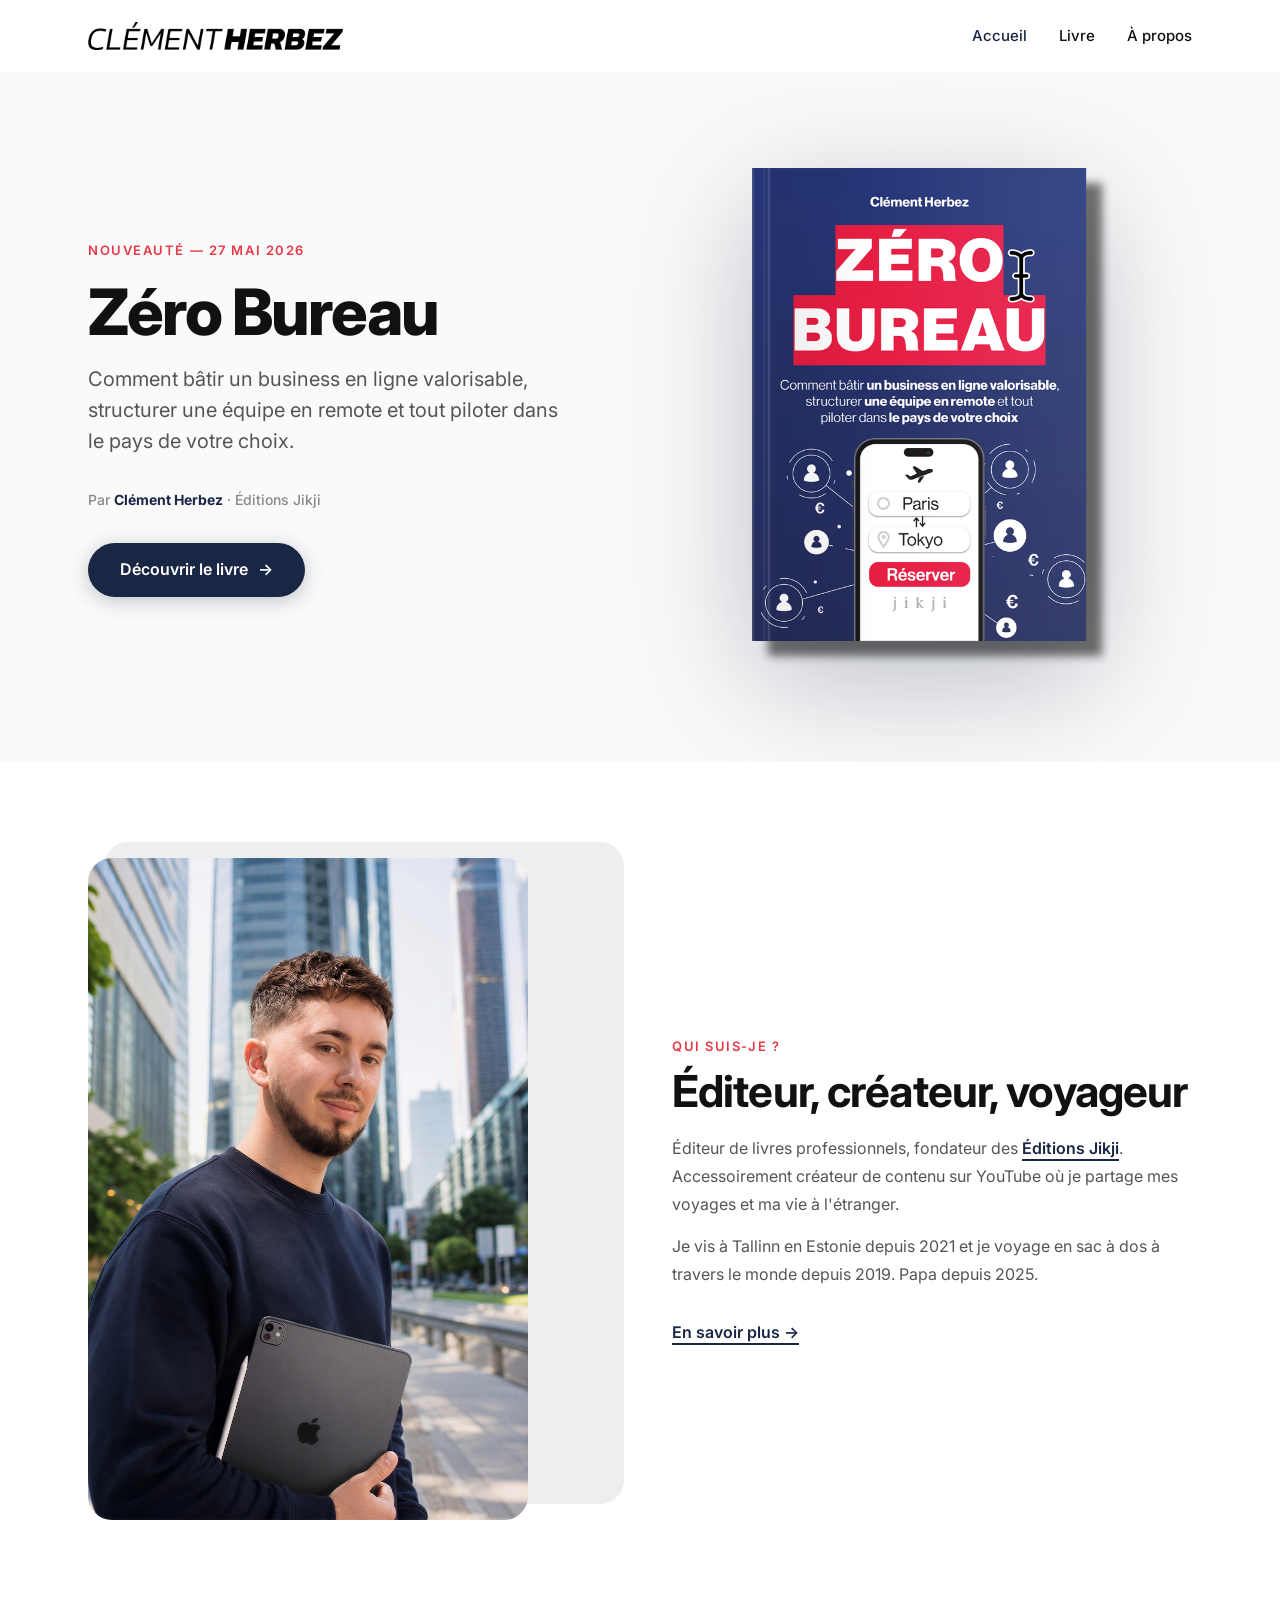
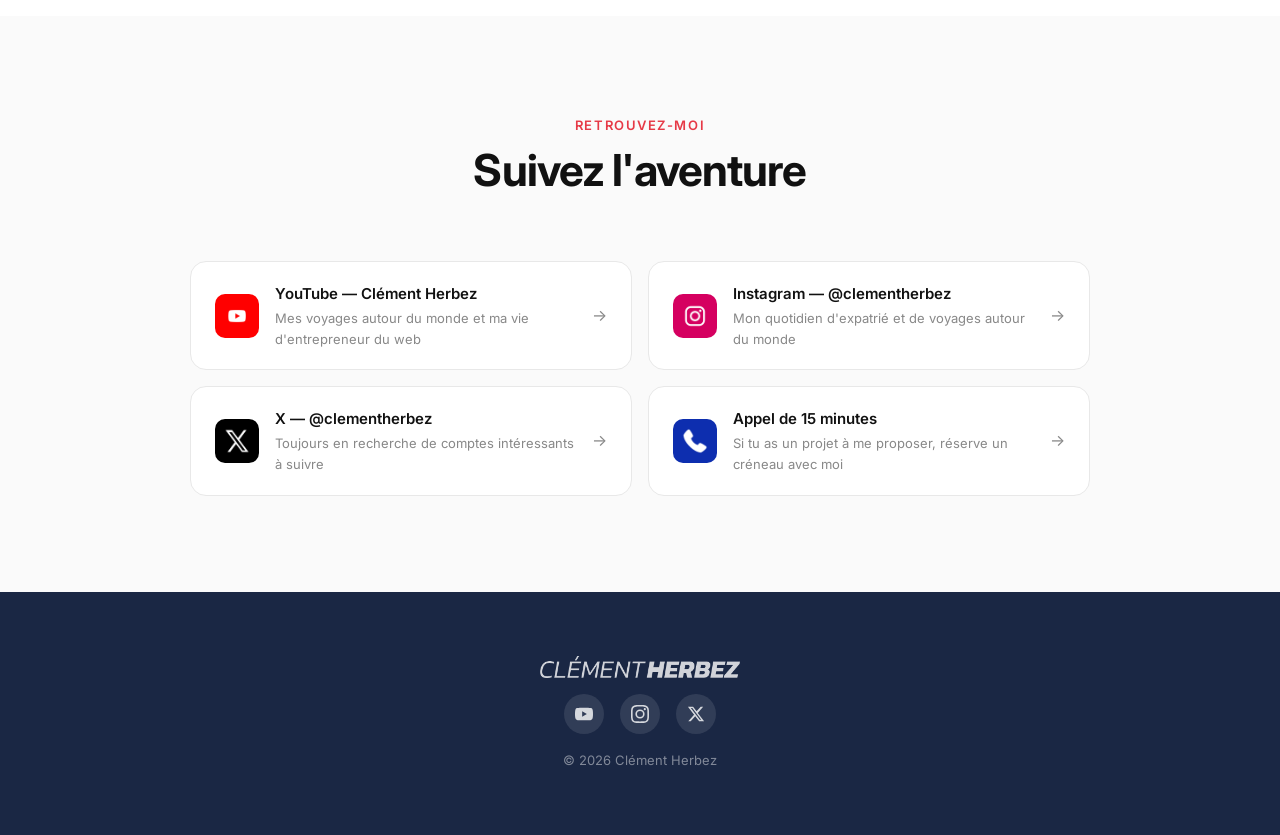
<file: index.html>
<!DOCTYPE html>
<html lang="fr">
<head>
  <meta charset="UTF-8">
  <meta name="viewport" content="width=device-width, initial-scale=1.0">

  <title>Clément Herbez | Éditeur de livres professionnels</title>
  <meta name="description" content="Clément Herbez, éditeur de livres professionnels et fondateur des Éditions Jikji. Auteur de Zéro Bureau, disponible le 27 mai 2026.">
  <meta name="author" content="Clément Herbez">
  <meta name="robots" content="index, follow">
  <link rel="canonical" href="https://clementherbez.com/">

  <!-- Open Graph -->
  <meta property="og:type" content="website">
  <meta property="og:url" content="https://clementherbez.com/">
  <meta property="og:title" content="Clément Herbez | Éditeur de livres professionnels">
  <meta property="og:description" content="Clément Herbez, éditeur de livres professionnels et fondateur des Éditions Jikji. Auteur de Zéro Bureau.">
  <meta property="og:image" content="https://clementherbez.com/assets/profile.jpg">
  <meta property="og:locale" content="fr_FR">
  <meta property="og:site_name" content="Clément Herbez">

  <!-- Twitter Card -->
  <meta name="twitter:card" content="summary">
  <meta name="twitter:site" content="@clementherbez">
  <meta name="twitter:creator" content="@clementherbez">
  <meta name="twitter:title" content="Clément Herbez | Éditeur de livres professionnels">
  <meta name="twitter:description" content="Clément Herbez, éditeur de livres professionnels et fondateur des Éditions Jikji. Auteur de Zéro Bureau.">
  <meta name="twitter:image" content="https://clementherbez.com/assets/profile.jpg">

  <!-- Favicon -->
  <link rel="icon" type="image/png" href="assets/favicon.png">
  <link rel="apple-touch-icon" href="assets/favicon.png">

  <!-- Google Fonts -->
  <link rel="preconnect" href="https://fonts.googleapis.com">
  <link rel="preconnect" href="https://fonts.gstatic.com" crossorigin>
  <link href="https://fonts.googleapis.com/css2?family=Inter:wght@400;500;600;700;800&display=swap" rel="stylesheet">

  <link rel="stylesheet" href="styles.css">

  <!-- Google tag (gtag.js) -->
  <script async src="https://www.googletagmanager.com/gtag/js?id=G-QJYT5BM8Z3"></script>
  <script>
    window.dataLayer = window.dataLayer || [];
    function gtag(){dataLayer.push(arguments);}
    gtag('js', new Date());
    gtag('config', 'G-QJYT5BM8Z3');
  </script>

  <!-- Schema.org JSON-LD : Person -->
  <script type="application/ld+json">
  {
    "@context": "https://schema.org",
    "@type": "Person",
    "name": "Clément Herbez",
    "url": "https://clementherbez.com",
    "image": "https://clementherbez.com/assets/profile.jpg",
    "jobTitle": "Éditeur de livres professionnels",
    "description": "Clément Herbez est éditeur de livres professionnels et fondateur des Éditions Jikji, maison d'édition spécialisée dans le développement personnel et professionnel. Créateur de contenu sur YouTube, il partage ses voyages autour du monde et sa vie d'entrepreneur du web. Expatrié à Tallinn en Estonie depuis 2021, il voyage en sac à dos à travers le monde depuis 2019.",
    "knowsLanguage": ["fr", "en"],
    "nationality": { "@type": "Country", "name": "France" },
    "address": { "@type": "PostalAddress", "addressLocality": "Tallinn", "addressCountry": "EE" },
    "worksFor": {
      "@type": "Organization",
      "name": "Éditions Jikji",
      "url": "https://www.jikji-editions.com"
    },
    "sameAs": [
      "https://www.wikidata.org/wiki/Q139964615",
      "https://www.youtube.com/@clementherbez",
      "https://www.instagram.com/clementherbez",
      "https://x.com/clementherbez",
      "https://www.jikji-editions.com"
    ]
  }
  </script>

  <!-- Schema.org JSON-LD : Organization -->
  <script type="application/ld+json">
  {
    "@context": "https://schema.org",
    "@type": "Organization",
    "name": "Éditions Jikji",
    "alternateName": "Jikji Editions",
    "url": "https://www.jikji-editions.com",
    "logo": "https://clementherbez.com/assets/logo-jikji.png",
    "description": "Maison d'édition fondée par Clément Herbez, spécialisée dans les livres de développement personnel et professionnel.",
    "founder": { "@type": "Person", "name": "Clément Herbez", "url": "https://clementherbez.com" },
    "sameAs": "https://www.wikidata.org/wiki/Q139966498"
  }
  </script>

  <!-- Schema.org JSON-LD : WebSite -->
  <script type="application/ld+json">
  {
    "@context": "https://schema.org",
    "@type": "WebSite",
    "name": "Clément Herbez",
    "url": "https://clementherbez.com",
    "description": "Site officiel de Clément Herbez, éditeur de livres professionnels et fondateur des Éditions Jikji.",
    "inLanguage": "fr"
  }
  </script>

  <!-- Schema.org JSON-LD : Book -->
  <script type="application/ld+json">
  {
    "@context": "https://schema.org",
    "@type": "Book",
    "name": "Zéro Bureau",
    "author": { "@type": "Person", "name": "Clément Herbez", "url": "https://clementherbez.com" },
    "publisher": { "@type": "Organization", "name": "Éditions Jikji", "url": "https://www.jikji-editions.com" },
    "datePublished": "2026-05-27",
    "inLanguage": "fr",
    "isbn": "9789908844091",
    "image": "https://clementherbez.com/assets/zero_bureau.png",
    "url": "https://clementherbez.com/livre/",
    "sameAs": [
      "https://www.wikidata.org/wiki/Q139965498",
      "https://play.google.com/store/books/details?id=SMbZEQAAQBAJ"
    ]
  }
  </script>
</head>
<body>

  <!-- Navigation -->
  <header class="nav" role="banner">
    <div class="nav__inner">
      <a href="/" class="nav__logo" aria-label="Clément Herbez — Accueil">
        <img src="assets/logo-clement-herbez.png" alt="Clément Herbez" height="28" width="256">
      </a>
      <nav aria-label="Navigation principale">
        <ul class="nav__links">
          <li><a href="/">Accueil</a></li>
          <li><a href="/livre/">Livre</a></li>
          <li><a href="/a-propos/">À propos</a></li>
        </ul>
      </nav>
      <button class="nav__hamburger" aria-label="Ouvrir le menu" aria-expanded="false">
        <span></span><span></span><span></span>
      </button>
    </div>
  </header>

  <main>

    <!-- Hero -->
    <section class="hero section--large" aria-label="Présentation">
      <div class="container">
        <div class="hero__inner">
          <div class="hero__content reveal">
            <span class="hero__label">Nouveauté — 27 mai 2026</span>
            <h1 class="hero__title">Zéro Bureau</h1>
            <p class="hero__subtitle">Comment bâtir un business en ligne valorisable, structurer une équipe en remote et tout piloter dans le pays de votre choix.</p>
            <p class="hero__meta">Par <strong>Clément Herbez</strong> · Éditions Jikji</p>
            <a href="/livre/" class="hero__cta">
              Découvrir le livre <span class="hero__cta-arrow" aria-hidden="true">→</span>
            </a>
          </div>
          <div class="hero__book reveal">
            <img
              class="hero__book-img"
              src="assets/zero_bureau.png"
              alt="Couverture du livre Zéro Bureau de Clément Herbez"
              width="1204"
              height="1666"
              loading="eager"
              fetchpriority="high"
            >
          </div>
        </div>
      </div>
    </section>

    <!-- Qui suis-je -->
    <section class="about section" id="about" aria-label="À propos de Clément Herbez">
      <div class="container">
        <div class="about__inner">
          <div class="about__photo-wrap reveal">
            <img
              class="about__photo"
              src="assets/clement_herbez.jpg"
              alt="Clément Herbez, éditeur de livres professionnels"
              width="840"
              height="1264"
              loading="lazy"
            >
          </div>
          <div class="about__content reveal">
            <span class="section-label">Qui suis-je ?</span>
            <h2 class="about__title">Éditeur, créateur, voyageur</h2>
            <div class="about__bio">
              <p>Éditeur de livres professionnels, fondateur des <a href="https://www.jikji-editions.com/" class="about__link" target="_blank" rel="noopener noreferrer">Éditions Jikji</a>. Accessoirement créateur de contenu sur YouTube où je partage mes voyages et ma vie à l'étranger.</p>
              <p>Je vis à Tallinn en Estonie depuis 2021 et je voyage en sac à dos à travers le monde depuis 2019. Papa depuis 2025.</p>
            </div>
            <a href="/a-propos/" class="about__link">En savoir plus →</a>
          </div>
        </div>
      </div>
    </section>

    <!-- Retrouvez-moi -->
    <section class="links-section section" aria-label="Liens et réseaux">
      <div class="container">
        <div class="links-section__header reveal">
          <span class="section-label">Retrouvez-moi</span>
          <h2>Suivez l'aventure</h2>
        </div>
        <ul class="links-grid reveal-stagger" role="list">
          <li>
            <a href="https://www.youtube.com/@clementherbez" class="link-card" target="_blank" rel="noopener noreferrer">
              <img class="link-card__icon" src="assets/logo-youtube.png" alt="" width="44" height="44">
              <div class="link-card__text">
                <span class="link-card__title">YouTube — Clément Herbez</span>
                <span class="link-card__desc">Mes voyages autour du monde et ma vie d'entrepreneur du web</span>
              </div>
              <span class="link-card__arrow" aria-hidden="true">→</span>
            </a>
          </li>
          <li>
            <a href="https://www.instagram.com/clementherbez" class="link-card" target="_blank" rel="noopener noreferrer">
              <img class="link-card__icon" src="assets/logo-instagram.png" alt="" width="44" height="44">
              <div class="link-card__text">
                <span class="link-card__title">Instagram — @clementherbez</span>
                <span class="link-card__desc">Mon quotidien d'expatrié et de voyages autour du monde</span>
              </div>
              <span class="link-card__arrow" aria-hidden="true">→</span>
            </a>
          </li>
          <li>
            <a href="https://x.com/clementherbez" class="link-card" target="_blank" rel="noopener noreferrer">
              <img class="link-card__icon" src="assets/logo-x.png" alt="" width="44" height="44">
              <div class="link-card__text">
                <span class="link-card__title">X — @clementherbez</span>
                <span class="link-card__desc">Toujours en recherche de comptes intéressants à suivre</span>
              </div>
              <span class="link-card__arrow" aria-hidden="true">→</span>
            </a>
          </li>
          <li>
            <a href="https://cal.com/herbez/15min" class="link-card" target="_blank" rel="noopener noreferrer">
              <img class="link-card__icon" src="assets/logo-appel.png" alt="" width="44" height="44">
              <div class="link-card__text">
                <span class="link-card__title">Appel de 15 minutes</span>
                <span class="link-card__desc">Si tu as un projet à me proposer, réserve un créneau avec moi</span>
              </div>
              <span class="link-card__arrow" aria-hidden="true">→</span>
            </a>
          </li>
        </ul>
      </div>
    </section>

  </main>

  <!-- Footer -->
  <footer class="site-footer" role="contentinfo">
    <div class="container">
      <div class="site-footer__inner">
        <a href="/" class="site-footer__logo" aria-label="Clément Herbez — Accueil">
          <img src="assets/logo-clement-herbez.png" alt="Clément Herbez" height="22" width="200">
        </a>
        <ul class="site-footer__social" aria-label="Réseaux sociaux">
          <li><a href="https://www.youtube.com/@clementherbez" target="_blank" rel="noopener noreferrer" aria-label="YouTube"><svg width="18" height="18" viewBox="0 0 24 24" fill="currentColor"><path d="M23.498 6.186a3.016 3.016 0 0 0-2.122-2.136C19.505 3.545 12 3.545 12 3.545s-7.505 0-9.377.505A3.017 3.017 0 0 0 .502 6.186C0 8.07 0 12 0 12s0 3.93.502 5.814a3.016 3.016 0 0 0 2.122 2.136c1.871.505 9.376.505 9.376.505s7.505 0 9.377-.505a3.015 3.015 0 0 0 2.122-2.136C24 15.93 24 12 24 12s0-3.93-.502-5.814zM9.545 15.568V8.432L15.818 12l-6.273 3.568z"/></svg></a></li>
          <li><a href="https://www.instagram.com/clementherbez" target="_blank" rel="noopener noreferrer" aria-label="Instagram"><svg width="18" height="18" viewBox="0 0 24 24" fill="currentColor"><path d="M12 2.163c3.204 0 3.584.012 4.85.07 3.252.148 4.771 1.691 4.919 4.919.058 1.265.069 1.645.069 4.849 0 3.205-.012 3.584-.069 4.849-.149 3.225-1.664 4.771-4.919 4.919-1.266.058-1.644.07-4.85.07-3.204 0-3.584-.012-4.849-.07-3.26-.149-4.771-1.699-4.919-4.92-.058-1.265-.07-1.644-.07-4.849 0-3.204.013-3.583.07-4.849.149-3.227 1.664-4.771 4.919-4.919 1.266-.057 1.645-.069 4.849-.069zM12 0C8.741 0 8.333.014 7.053.072 2.695.272.273 2.69.073 7.052.014 8.333 0 8.741 0 12c0 3.259.014 3.668.072 4.948.2 4.358 2.618 6.78 6.98 6.98C8.333 23.986 8.741 24 12 24c3.259 0 3.668-.014 4.948-.072 4.354-.2 6.782-2.618 6.979-6.98.059-1.28.073-1.689.073-4.948 0-3.259-.014-3.667-.072-4.947-.196-4.354-2.617-6.78-6.979-6.98C15.668.014 15.259 0 12 0zm0 5.838a6.162 6.162 0 1 0 0 12.324 6.162 6.162 0 0 0 0-12.324zM12 16a4 4 0 1 1 0-8 4 4 0 0 1 0 8zm6.406-11.845a1.44 1.44 0 1 0 0 2.881 1.44 1.44 0 0 0 0-2.881z"/></svg></a></li>
          <li><a href="https://x.com/clementherbez" target="_blank" rel="noopener noreferrer" aria-label="X / Twitter"><svg width="18" height="18" viewBox="0 0 24 24" fill="currentColor"><path d="M18.244 2.25h3.308l-7.227 8.26 8.502 11.24H16.17l-5.214-6.817L4.99 21.75H1.68l7.73-8.835L1.254 2.25H8.08l4.713 6.231zm-1.161 17.52h1.833L7.084 4.126H5.117z"/></svg></a></li>
        </ul>
        <p class="site-footer__copy">&copy; 2026 Clément Herbez</p>
      </div>
    </div>
  </footer>

  <script src="script.js"></script>
</body>
</html>
</file>
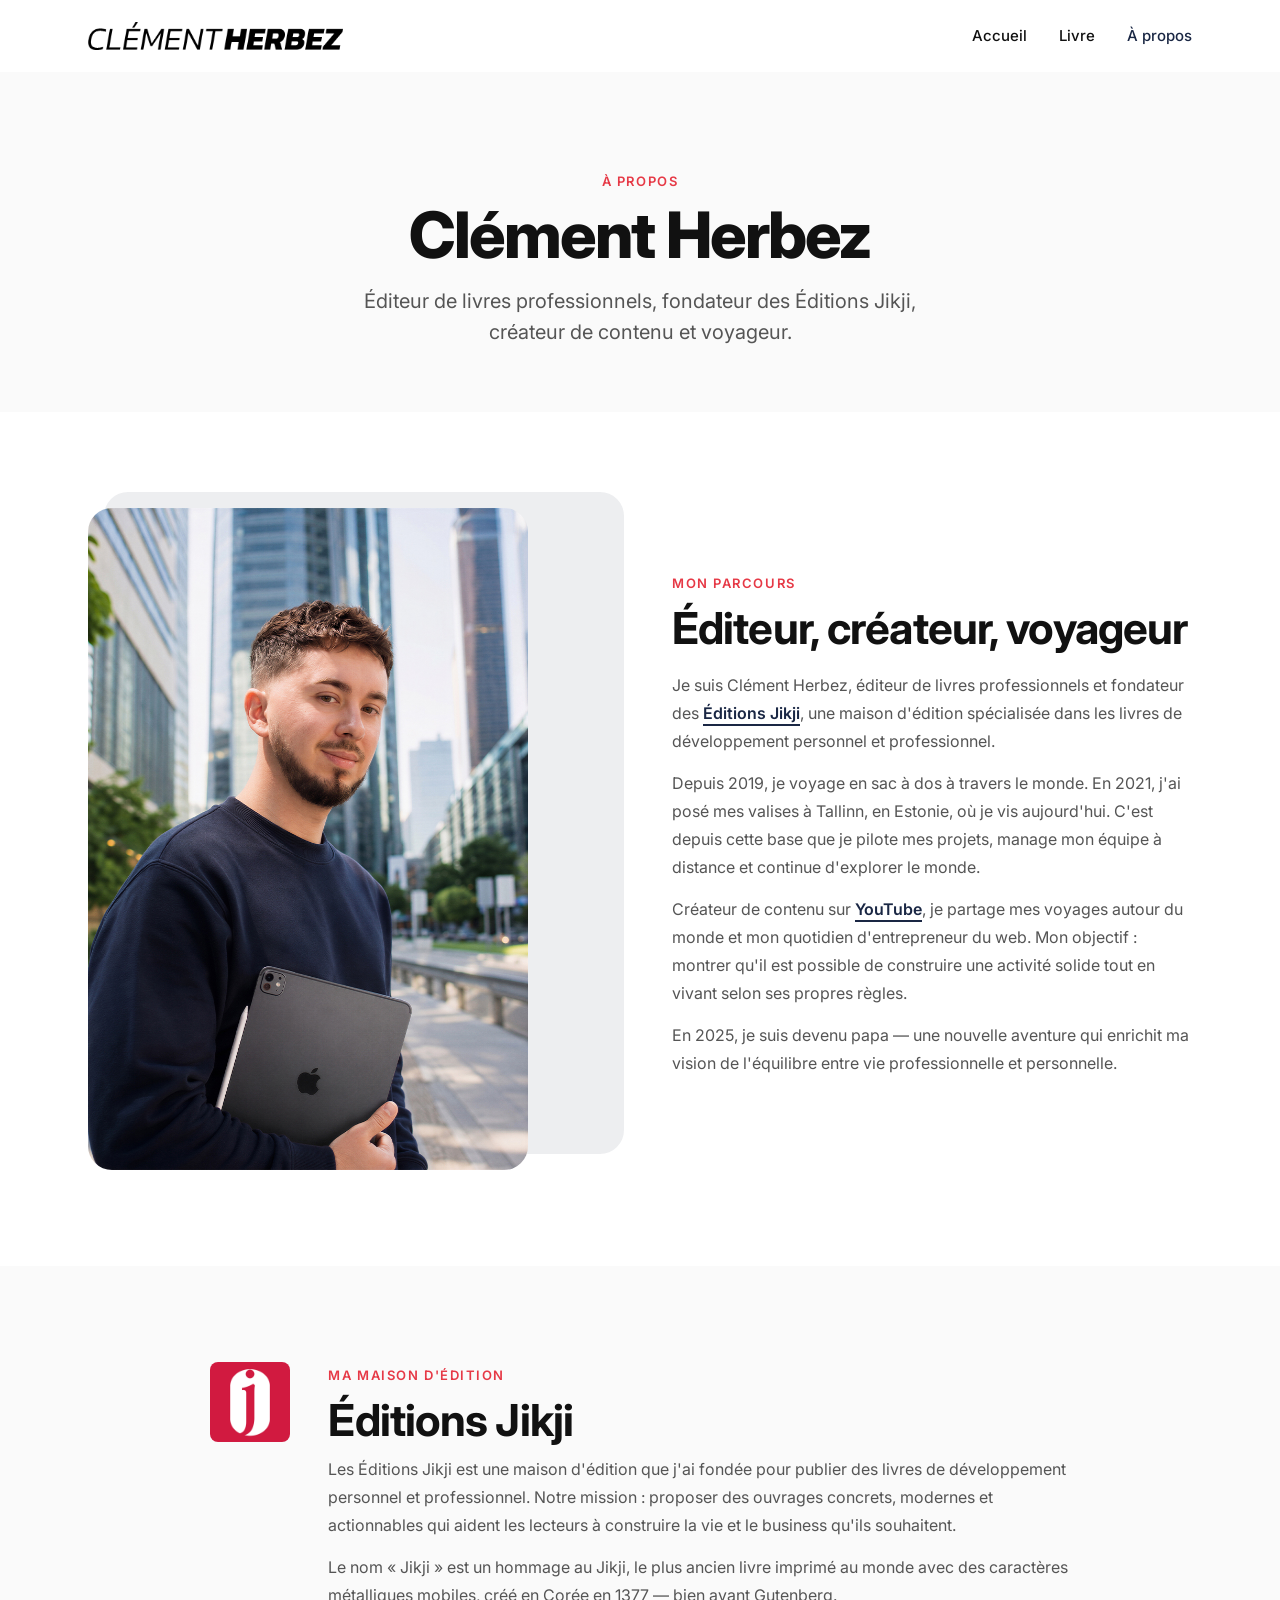
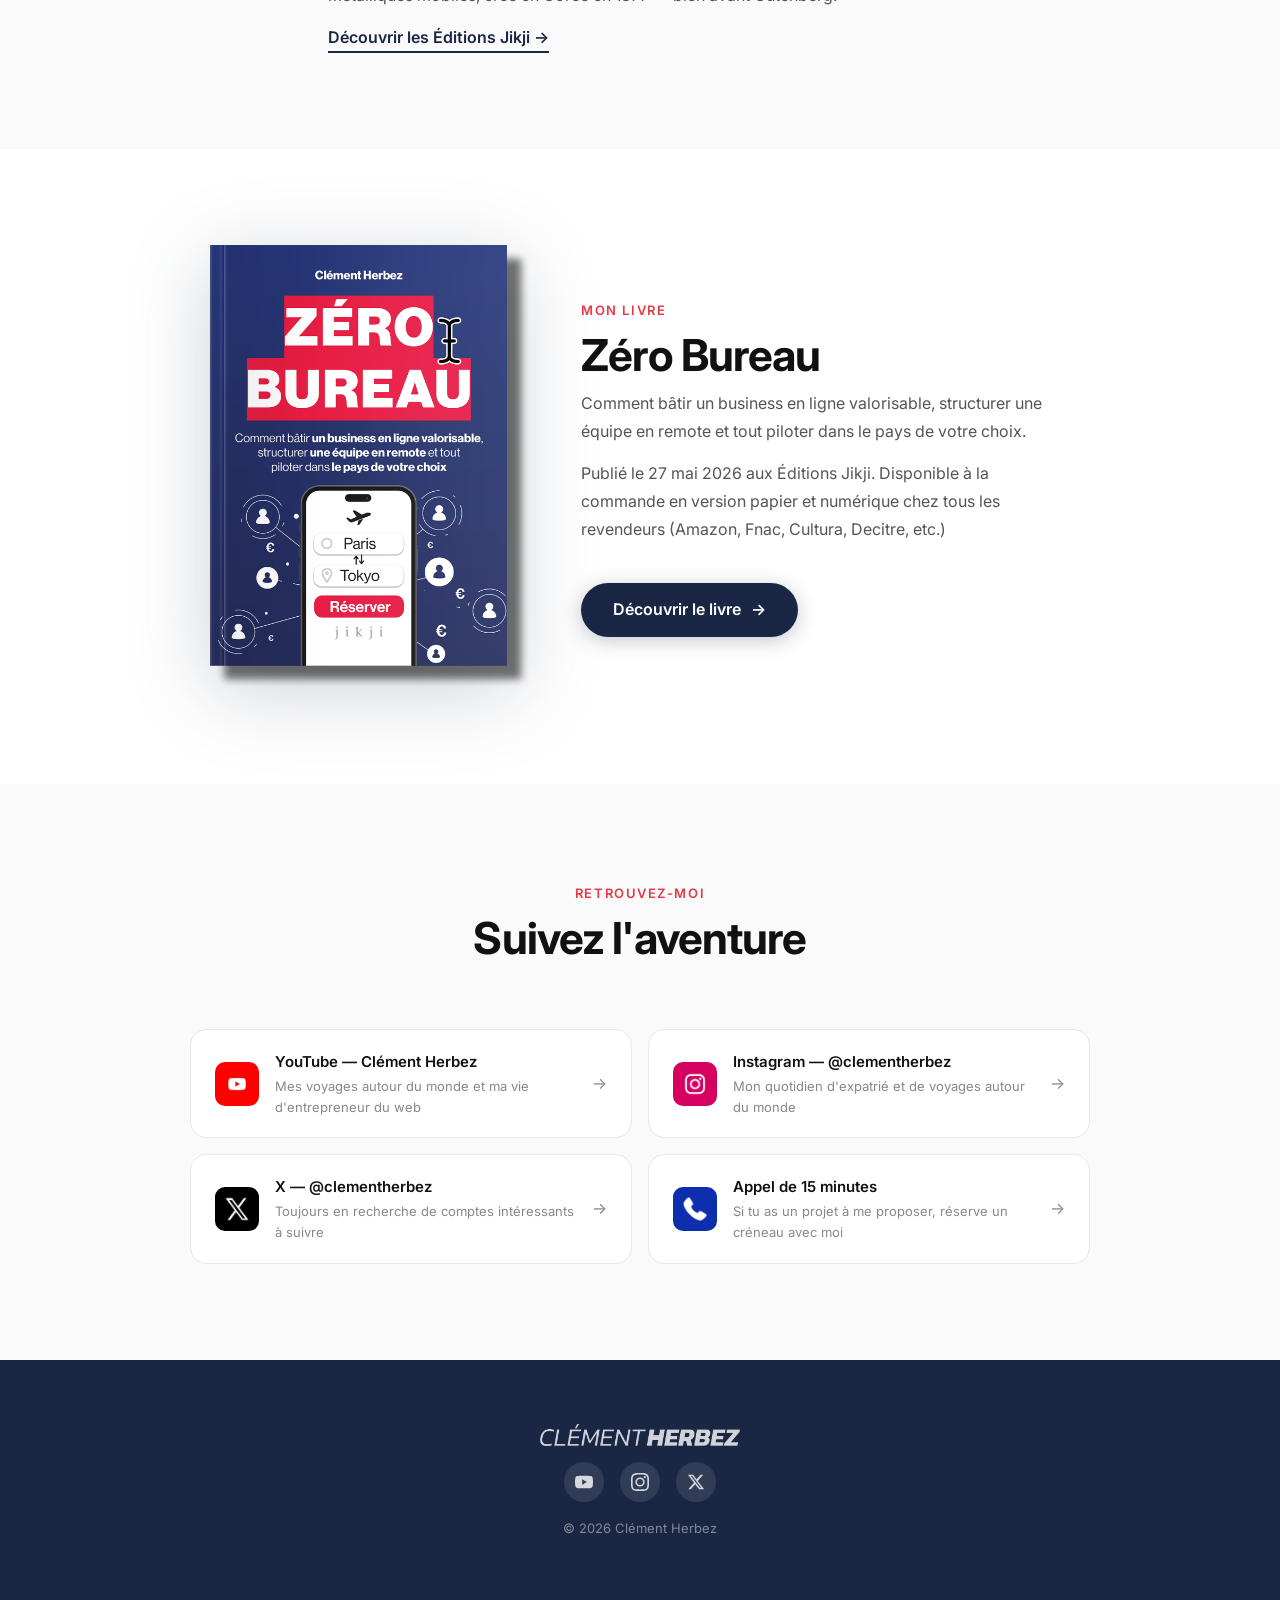
<file: a-propos/index.html>
<!DOCTYPE html>
<html lang="fr">
<head>
  <meta charset="UTF-8">
  <meta name="viewport" content="width=device-width, initial-scale=1.0">

  <title>À propos — Clément Herbez</title>
  <meta name="description" content="Découvrez Clément Herbez, éditeur de livres professionnels, fondateur des Éditions Jikji, créateur de contenu YouTube et auteur de Zéro Bureau. Expatrié à Tallinn, Estonie.">
  <meta name="author" content="Clément Herbez">
  <meta name="robots" content="index, follow">
  <link rel="canonical" href="https://clementherbez.com/a-propos/">

  <!-- Open Graph -->
  <meta property="og:type" content="profile">
  <meta property="og:url" content="https://clementherbez.com/a-propos/">
  <meta property="og:title" content="À propos — Clément Herbez">
  <meta property="og:description" content="Éditeur de livres professionnels, fondateur des Éditions Jikji, créateur YouTube et auteur de Zéro Bureau.">
  <meta property="og:image" content="https://clementherbez.com/assets/clement_herbez.jpg">
  <meta property="og:locale" content="fr_FR">
  <meta property="og:site_name" content="Clément Herbez">

  <!-- Twitter Card -->
  <meta name="twitter:card" content="summary">
  <meta name="twitter:site" content="@clementherbez">
  <meta name="twitter:creator" content="@clementherbez">
  <meta name="twitter:title" content="À propos — Clément Herbez">
  <meta name="twitter:description" content="Éditeur de livres professionnels, fondateur des Éditions Jikji, créateur YouTube et auteur de Zéro Bureau.">
  <meta name="twitter:image" content="https://clementherbez.com/assets/clement_herbez.jpg">

  <!-- Favicon -->
  <link rel="icon" type="image/png" href="../assets/favicon.png">
  <link rel="apple-touch-icon" href="../assets/favicon.png">

  <!-- Google Fonts -->
  <link rel="preconnect" href="https://fonts.googleapis.com">
  <link rel="preconnect" href="https://fonts.gstatic.com" crossorigin>
  <link href="https://fonts.googleapis.com/css2?family=Inter:wght@400;500;600;700;800&display=swap" rel="stylesheet">

  <link rel="stylesheet" href="../styles.css">

  <!-- Google tag (gtag.js) -->
  <script async src="https://www.googletagmanager.com/gtag/js?id=G-QJYT5BM8Z3"></script>
  <script>
    window.dataLayer = window.dataLayer || [];
    function gtag(){dataLayer.push(arguments);}
    gtag('js', new Date());
    gtag('config', 'G-QJYT5BM8Z3');
  </script>

  <!-- Schema.org JSON-LD : AboutPage -->
  <script type="application/ld+json">
  {
    "@context": "https://schema.org",
    "@type": "AboutPage",
    "name": "À propos de Clément Herbez",
    "url": "https://clementherbez.com/a-propos/",
    "mainEntity": {
      "@type": "Person",
      "name": "Clément Herbez",
      "url": "https://clementherbez.com",
      "image": "https://clementherbez.com/assets/clement_herbez.jpg",
      "jobTitle": "Éditeur de livres professionnels",
      "description": "Éditeur de livres professionnels, fondateur des Éditions Jikji, créateur de contenu YouTube, expatrié à Tallinn en Estonie.",
      "nationality": { "@type": "Country", "name": "France" },
      "address": { "@type": "PostalAddress", "addressLocality": "Tallinn", "addressCountry": "EE" },
      "worksFor": {
        "@type": "Organization",
        "name": "Éditions Jikji",
        "url": "https://www.jikji-editions.com"
      },
      "sameAs": [
        "https://www.wikidata.org/wiki/Q139964615",
        "https://www.youtube.com/@clementherbez",
        "https://www.instagram.com/clementherbez",
        "https://x.com/clementherbez"
      ]
    }
  }
  </script>

  <!-- Schema.org JSON-LD : BreadcrumbList -->
  <script type="application/ld+json">
  {
    "@context": "https://schema.org",
    "@type": "BreadcrumbList",
    "itemListElement": [
      {
        "@type": "ListItem",
        "position": 1,
        "name": "Accueil",
        "item": "https://clementherbez.com/"
      },
      {
        "@type": "ListItem",
        "position": 2,
        "name": "À propos",
        "item": "https://clementherbez.com/a-propos/"
      }
    ]
  }
  </script>
</head>
<body>

  <!-- Navigation -->
  <header class="nav" role="banner">
    <div class="nav__inner">
      <a href="/" class="nav__logo" aria-label="Clément Herbez — Accueil">
        <img src="../assets/logo-clement-herbez.png" alt="Clément Herbez" height="28" width="256">
      </a>
      <nav aria-label="Navigation principale">
        <ul class="nav__links">
          <li><a href="/">Accueil</a></li>
          <li><a href="/livre/">Livre</a></li>
          <li><a href="/a-propos/">À propos</a></li>
        </ul>
      </nav>
      <button class="nav__hamburger" aria-label="Ouvrir le menu" aria-expanded="false">
        <span></span><span></span><span></span>
      </button>
    </div>
  </header>

  <main>

    <!-- Hero À propos -->
    <section class="about-hero section" aria-label="À propos">
      <div class="container">
        <div class="reveal">
          <span class="section-label">À propos</span>
          <h1>Clément Herbez</h1>
          <p class="about-hero__subtitle">Éditeur de livres professionnels, fondateur des Éditions Jikji, créateur de contenu et voyageur.</p>
        </div>
      </div>
    </section>

    <!-- Bio complète -->
    <section class="about section" aria-label="Biographie">
      <div class="container">
        <div class="about__inner">
          <div class="about__photo-wrap reveal">
            <img
              class="about__photo"
              src="../assets/clement_herbez.jpg"
              alt="Clément Herbez"
              width="840"
              height="1264"
              loading="lazy"
            >
          </div>
          <div class="about__content reveal">
            <span class="section-label">Mon parcours</span>
            <h2 class="about__title">Éditeur, créateur, voyageur</h2>
            <div class="about__bio">
              <p>Je suis Clément Herbez, éditeur de livres professionnels et fondateur des <a href="https://www.jikji-editions.com/" class="about__link" target="_blank" rel="noopener noreferrer">Éditions Jikji</a>, une maison d'édition spécialisée dans les livres de développement personnel et professionnel.</p>
              <p>Depuis 2019, je voyage en sac à dos à travers le monde. En 2021, j'ai posé mes valises à Tallinn, en Estonie, où je vis aujourd'hui. C'est depuis cette base que je pilote mes projets, manage mon équipe à distance et continue d'explorer le monde.</p>
              <p>Créateur de contenu sur <a href="https://www.youtube.com/@clementherbez" class="about__link" target="_blank" rel="noopener noreferrer">YouTube</a>, je partage mes voyages autour du monde et mon quotidien d'entrepreneur du web. Mon objectif : montrer qu'il est possible de construire une activité solide tout en vivant selon ses propres règles.</p>
              <p>En 2025, je suis devenu papa — une nouvelle aventure qui enrichit ma vision de l'équilibre entre vie professionnelle et personnelle.</p>
            </div>
          </div>
        </div>
      </div>
    </section>

    <!-- Éditions Jikji -->
    <section class="jikji-section section" aria-label="Éditions Jikji">
      <div class="container">
        <div class="jikji-section__inner reveal">
          <img
            class="jikji-section__logo"
            src="../assets/logo-jikji.png"
            alt="Logo Éditions Jikji"
            width="80"
            height="80"
            loading="lazy"
          >
          <div>
            <span class="section-label">Ma maison d'édition</span>
            <h2 class="jikji-section__title">Éditions Jikji</h2>
            <div class="jikji-section__body">
              <p>Les Éditions Jikji est une maison d'édition que j'ai fondée pour publier des livres de développement personnel et professionnel. Notre mission : proposer des ouvrages concrets, modernes et actionnables qui aident les lecteurs à construire la vie et le business qu'ils souhaitent.</p>
              <p>Le nom « Jikji » est un hommage au Jikji, le plus ancien livre imprimé au monde avec des caractères métalliques mobiles, créé en Corée en 1377 — bien avant Gutenberg.</p>
            </div>
            <a href="https://www.jikji-editions.com/" class="about__link" target="_blank" rel="noopener noreferrer" style="margin-top: 1rem; display: inline-block;">Découvrir les Éditions Jikji →</a>
          </div>
        </div>
      </div>
    </section>

    <!-- Zéro Bureau -->
    <section class="book-section section" aria-label="Zéro Bureau">
      <div class="container">
        <div class="book-section__inner reveal">
          <img
            class="book-section__cover"
            src="../assets/zero_bureau.png"
            alt="Couverture du livre Zéro Bureau"
            width="1204"
            height="1666"
            loading="lazy"
          >
          <div>
            <span class="section-label">Mon livre</span>
            <h2 class="book-section__title">Zéro Bureau</h2>
            <div class="book-section__body">
              <p>Comment bâtir un business en ligne valorisable, structurer une équipe en remote et tout piloter dans le pays de votre choix.</p>
              <p>Publié le 27 mai 2026 aux Éditions Jikji. Disponible à la commande en version papier et numérique chez tous les revendeurs (Amazon, Fnac, Cultura, Decitre, etc.)</p>
            </div>
            <a href="/livre/" class="hero__cta" style="margin-top: 0.5rem;">
              Découvrir le livre <span class="hero__cta-arrow" aria-hidden="true">→</span>
            </a>
          </div>
        </div>
      </div>
    </section>

    <!-- Retrouvez-moi -->
    <section class="links-section section" aria-label="Liens et réseaux">
      <div class="container">
        <div class="links-section__header reveal">
          <span class="section-label">Retrouvez-moi</span>
          <h2>Suivez l'aventure</h2>
        </div>
        <ul class="links-grid reveal-stagger" role="list">
          <li>
            <a href="https://www.youtube.com/@clementherbez" class="link-card" target="_blank" rel="noopener noreferrer">
              <img class="link-card__icon" src="../assets/logo-youtube.png" alt="" width="44" height="44">
              <div class="link-card__text">
                <span class="link-card__title">YouTube — Clément Herbez</span>
                <span class="link-card__desc">Mes voyages autour du monde et ma vie d'entrepreneur du web</span>
              </div>
              <span class="link-card__arrow" aria-hidden="true">→</span>
            </a>
          </li>
          <li>
            <a href="https://www.instagram.com/clementherbez" class="link-card" target="_blank" rel="noopener noreferrer">
              <img class="link-card__icon" src="../assets/logo-instagram.png" alt="" width="44" height="44">
              <div class="link-card__text">
                <span class="link-card__title">Instagram — @clementherbez</span>
                <span class="link-card__desc">Mon quotidien d'expatrié et de voyages autour du monde</span>
              </div>
              <span class="link-card__arrow" aria-hidden="true">→</span>
            </a>
          </li>
          <li>
            <a href="https://x.com/clementherbez" class="link-card" target="_blank" rel="noopener noreferrer">
              <img class="link-card__icon" src="../assets/logo-x.png" alt="" width="44" height="44">
              <div class="link-card__text">
                <span class="link-card__title">X — @clementherbez</span>
                <span class="link-card__desc">Toujours en recherche de comptes intéressants à suivre</span>
              </div>
              <span class="link-card__arrow" aria-hidden="true">→</span>
            </a>
          </li>
          <li>
            <a href="https://cal.com/herbez/15min" class="link-card" target="_blank" rel="noopener noreferrer">
              <img class="link-card__icon" src="../assets/logo-appel.png" alt="" width="44" height="44">
              <div class="link-card__text">
                <span class="link-card__title">Appel de 15 minutes</span>
                <span class="link-card__desc">Si tu as un projet à me proposer, réserve un créneau avec moi</span>
              </div>
              <span class="link-card__arrow" aria-hidden="true">→</span>
            </a>
          </li>
        </ul>
      </div>
    </section>

  </main>

  <!-- Footer -->
  <footer class="site-footer" role="contentinfo">
    <div class="container">
      <div class="site-footer__inner">
        <a href="/" class="site-footer__logo" aria-label="Clément Herbez — Accueil">
          <img src="../assets/logo-clement-herbez.png" alt="Clément Herbez" height="22" width="200">
        </a>
        <ul class="site-footer__social" aria-label="Réseaux sociaux">
          <li><a href="https://www.youtube.com/@clementherbez" target="_blank" rel="noopener noreferrer" aria-label="YouTube"><svg width="18" height="18" viewBox="0 0 24 24" fill="currentColor"><path d="M23.498 6.186a3.016 3.016 0 0 0-2.122-2.136C19.505 3.545 12 3.545 12 3.545s-7.505 0-9.377.505A3.017 3.017 0 0 0 .502 6.186C0 8.07 0 12 0 12s0 3.93.502 5.814a3.016 3.016 0 0 0 2.122 2.136c1.871.505 9.376.505 9.376.505s7.505 0 9.377-.505a3.015 3.015 0 0 0 2.122-2.136C24 15.93 24 12 24 12s0-3.93-.502-5.814zM9.545 15.568V8.432L15.818 12l-6.273 3.568z"/></svg></a></li>
          <li><a href="https://www.instagram.com/clementherbez" target="_blank" rel="noopener noreferrer" aria-label="Instagram"><svg width="18" height="18" viewBox="0 0 24 24" fill="currentColor"><path d="M12 2.163c3.204 0 3.584.012 4.85.07 3.252.148 4.771 1.691 4.919 4.919.058 1.265.069 1.645.069 4.849 0 3.205-.012 3.584-.069 4.849-.149 3.225-1.664 4.771-4.919 4.919-1.266.058-1.644.07-4.85.07-3.204 0-3.584-.012-4.849-.07-3.26-.149-4.771-1.699-4.919-4.92-.058-1.265-.07-1.644-.07-4.849 0-3.204.013-3.583.07-4.849.149-3.227 1.664-4.771 4.919-4.919 1.266-.057 1.645-.069 4.849-.069zM12 0C8.741 0 8.333.014 7.053.072 2.695.272.273 2.69.073 7.052.014 8.333 0 8.741 0 12c0 3.259.014 3.668.072 4.948.2 4.358 2.618 6.78 6.98 6.98C8.333 23.986 8.741 24 12 24c3.259 0 3.668-.014 4.948-.072 4.354-.2 6.782-2.618 6.979-6.98.059-1.28.073-1.689.073-4.948 0-3.259-.014-3.667-.072-4.947-.196-4.354-2.617-6.78-6.979-6.98C15.668.014 15.259 0 12 0zm0 5.838a6.162 6.162 0 1 0 0 12.324 6.162 6.162 0 0 0 0-12.324zM12 16a4 4 0 1 1 0-8 4 4 0 0 1 0 8zm6.406-11.845a1.44 1.44 0 1 0 0 2.881 1.44 1.44 0 0 0 0-2.881z"/></svg></a></li>
          <li><a href="https://x.com/clementherbez" target="_blank" rel="noopener noreferrer" aria-label="X / Twitter"><svg width="18" height="18" viewBox="0 0 24 24" fill="currentColor"><path d="M18.244 2.25h3.308l-7.227 8.26 8.502 11.24H16.17l-5.214-6.817L4.99 21.75H1.68l7.73-8.835L1.254 2.25H8.08l4.713 6.231zm-1.161 17.52h1.833L7.084 4.126H5.117z"/></svg></a></li>
        </ul>
        <p class="site-footer__copy">&copy; 2026 Clément Herbez</p>
      </div>
    </div>
  </footer>

  <script src="../script.js"></script>
</body>
</html>
</file>
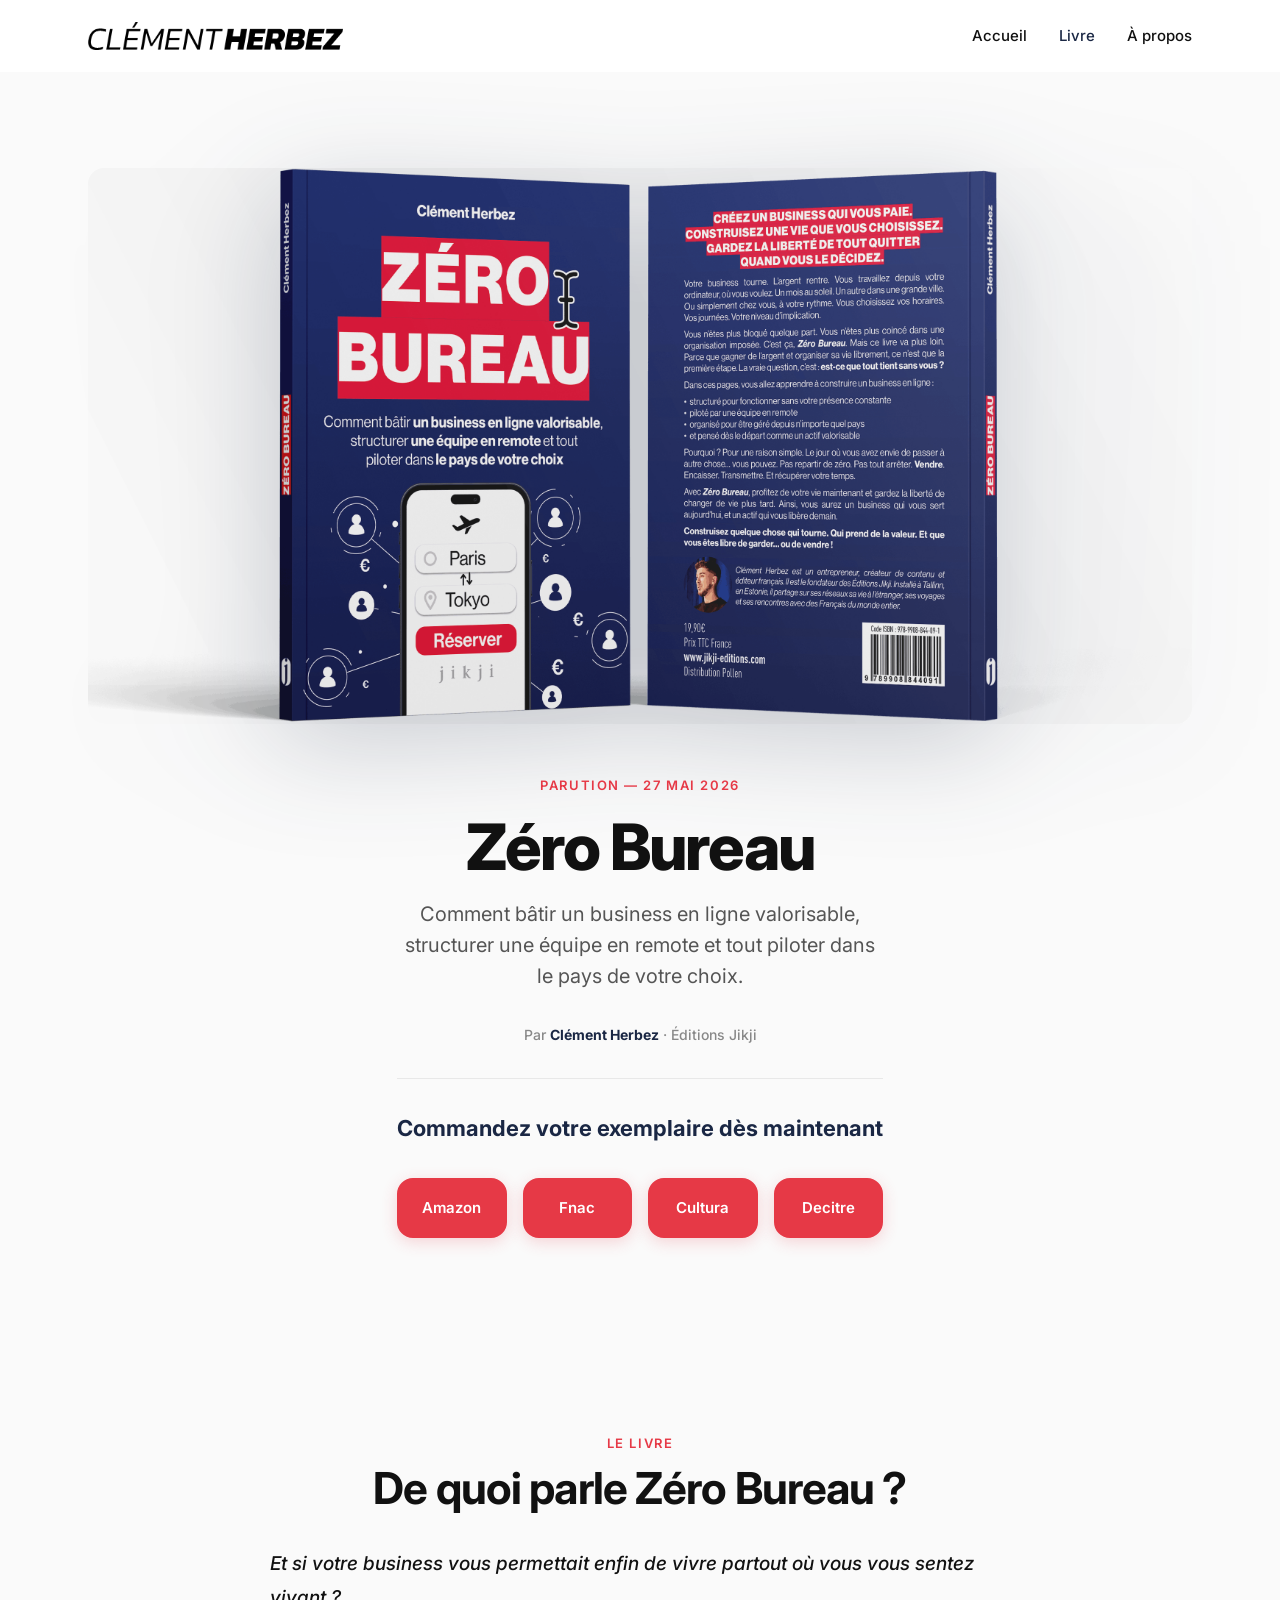
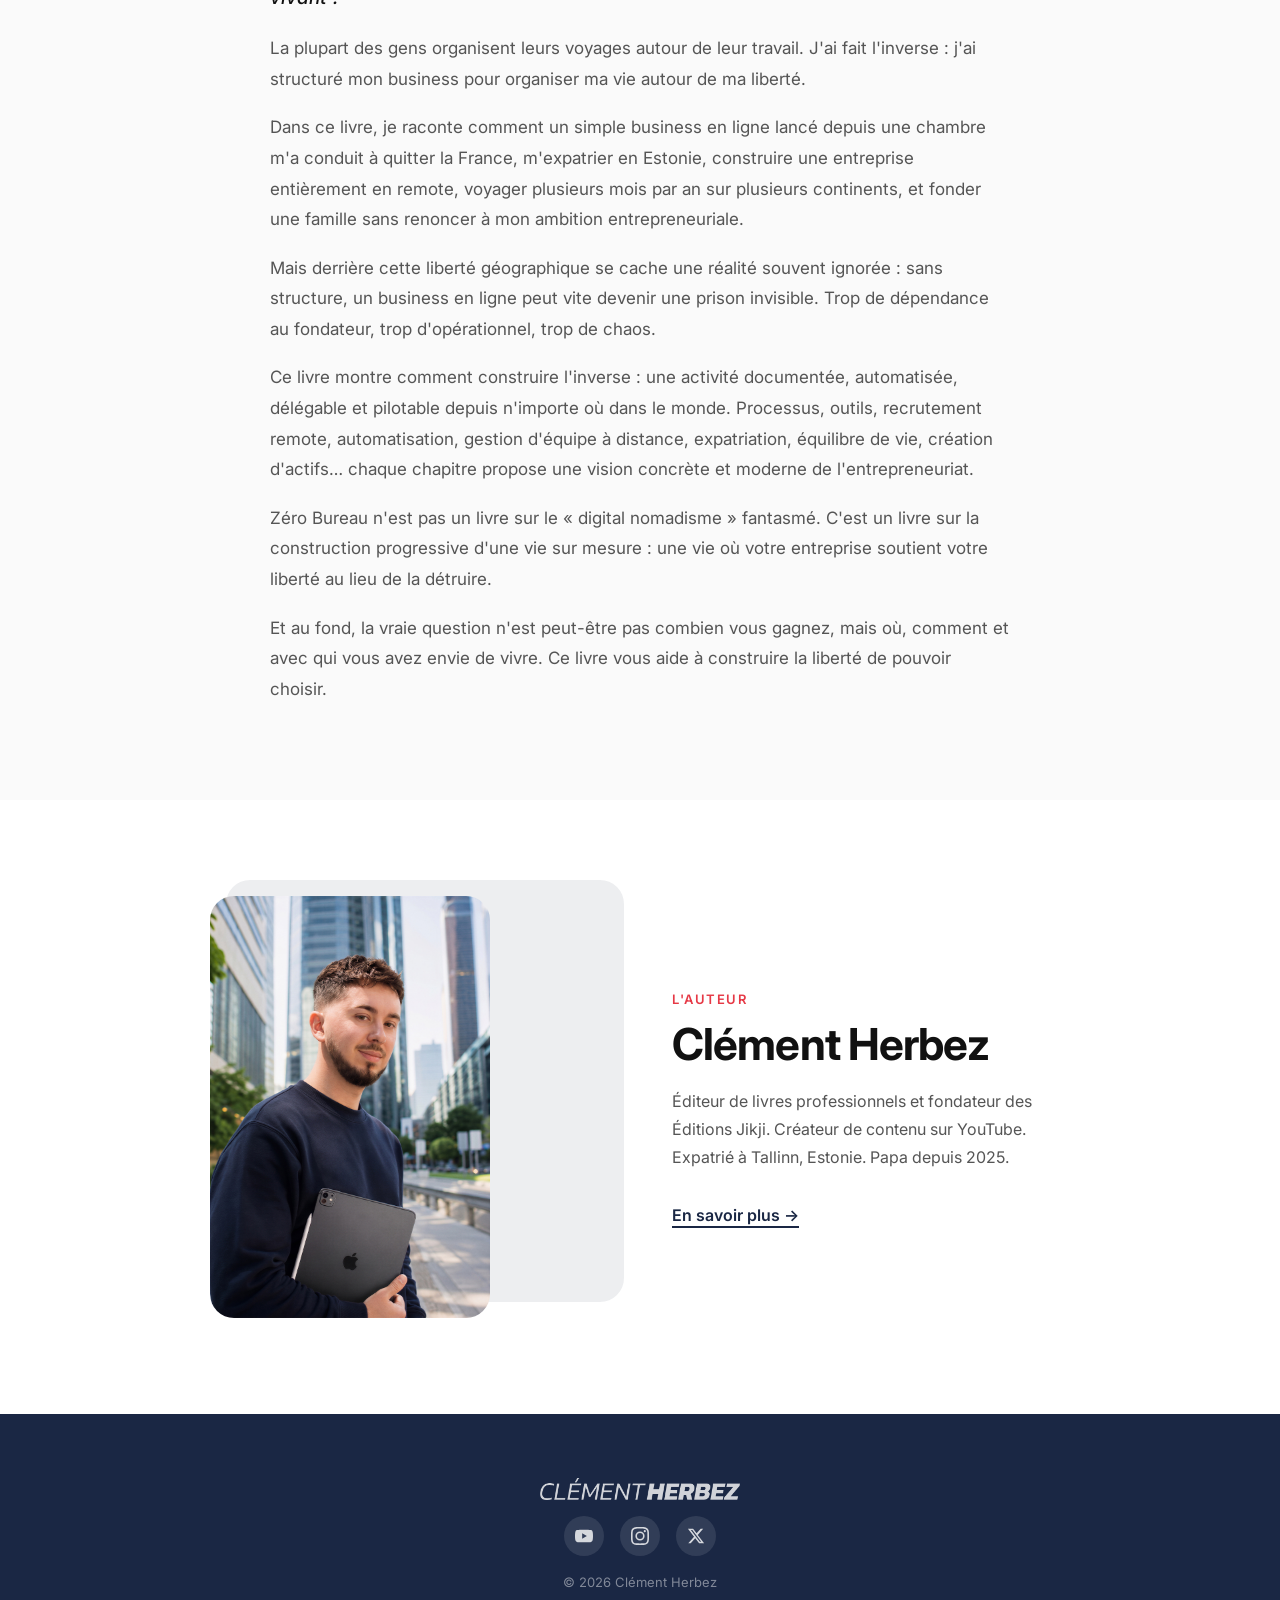
<file: livre/index.html>
<!DOCTYPE html>
<html lang="fr">
<head>
  <meta charset="UTF-8">
  <meta name="viewport" content="width=device-width, initial-scale=1.0">

  <title>Zéro Bureau — Clément Herbez | Commander le livre</title>
  <meta name="description" content="Zéro Bureau par Clément Herbez. Comment bâtir un business en ligne valorisable, structurer une équipe en remote et tout piloter dans le pays de votre choix. Disponible le 27 mai 2026.">
  <meta name="author" content="Clément Herbez">
  <meta name="robots" content="index, follow">
  <link rel="canonical" href="https://clementherbez.com/livre/">

  <!-- Open Graph -->
  <meta property="og:type" content="book">
  <meta property="og:url" content="https://clementherbez.com/livre/">
  <meta property="og:title" content="Zéro Bureau — Clément Herbez">
  <meta property="og:description" content="Comment bâtir un business en ligne valorisable, structurer une équipe en remote et tout piloter dans le pays de votre choix.">
  <meta property="og:image" content="https://clementherbez.com/assets/zero_bureau_2.png">
  <meta property="og:image:width" content="3000">
  <meta property="og:image:height" content="1512">
  <meta property="og:locale" content="fr_FR">
  <meta property="og:site_name" content="Clément Herbez">
  <meta property="og:book:author" content="Clément Herbez">
  <meta property="og:book:isbn" content="9789908844091">
  <meta property="og:book:release_date" content="2026-05-27">

  <!-- Twitter Card -->
  <meta name="twitter:card" content="summary_large_image">
  <meta name="twitter:site" content="@clementherbez">
  <meta name="twitter:creator" content="@clementherbez">
  <meta name="twitter:title" content="Zéro Bureau — Clément Herbez">
  <meta name="twitter:description" content="Comment bâtir un business en ligne valorisable, structurer une équipe en remote et tout piloter dans le pays de votre choix.">
  <meta name="twitter:image" content="https://clementherbez.com/assets/zero_bureau_2.png">

  <!-- Favicon -->
  <link rel="icon" type="image/png" href="../assets/favicon.png">
  <link rel="apple-touch-icon" href="../assets/favicon.png">

  <!-- Google Fonts -->
  <link rel="preconnect" href="https://fonts.googleapis.com">
  <link rel="preconnect" href="https://fonts.gstatic.com" crossorigin>
  <link href="https://fonts.googleapis.com/css2?family=Inter:wght@400;500;600;700;800&display=swap" rel="stylesheet">

  <link rel="stylesheet" href="../styles.css">

  <!-- Google tag (gtag.js) -->
  <script async src="https://www.googletagmanager.com/gtag/js?id=G-QJYT5BM8Z3"></script>
  <script>
    window.dataLayer = window.dataLayer || [];
    function gtag(){dataLayer.push(arguments);}
    gtag('js', new Date());
    gtag('config', 'G-QJYT5BM8Z3');
  </script>

  <!-- Schema.org JSON-LD : Book -->
  <script type="application/ld+json">
  {
    "@context": "https://schema.org",
    "@type": "Book",
    "name": "Zéro Bureau",
    "author": {
      "@type": "Person",
      "name": "Clément Herbez",
      "url": "https://clementherbez.com"
    },
    "publisher": {
      "@type": "Organization",
      "name": "Éditions Jikji",
      "url": "https://www.jikji-editions.com"
    },
    "datePublished": "2026-05-27",
    "inLanguage": "fr",
    "isbn": "9789908844091",
    "image": "https://clementherbez.com/assets/zero_bureau_2.png",
    "url": "https://clementherbez.com/livre/",
    "description": "Comment bâtir un business en ligne valorisable, structurer une équipe en remote et tout piloter dans le pays de votre choix.",
    "sameAs": [
      "https://www.wikidata.org/wiki/Q139965498",
      "https://play.google.com/store/books/details?id=SMbZEQAAQBAJ"
    ],
    "offers": [
      {
        "@type": "Offer",
        "url": "https://www.amazon.fr/dp/9908844091/",
        "seller": { "@type": "Organization", "name": "Amazon" }
      },
      {
        "@type": "Offer",
        "url": "https://www.fnac.com/a23104607/Clement-Herbez-Zero-Bureau",
        "seller": { "@type": "Organization", "name": "Fnac" }
      },
      {
        "@type": "Offer",
        "url": "https://www.cultura.com/p-zero-bureau-9789908844091.html",
        "seller": { "@type": "Organization", "name": "Cultura" }
      },
      {
        "@type": "Offer",
        "url": "https://www.decitre.fr/livres/zero-bureau-9789908844091.html",
        "seller": { "@type": "Organization", "name": "Decitre" }
      },
      {
        "@type": "Offer",
        "url": "https://play.google.com/store/books/details?id=SMbZEQAAQBAJ",
        "seller": { "@type": "Organization", "name": "Google Play Books" }
      }
    ]
  }
  </script>
</head>
<body>

  <!-- Navigation -->
  <header class="nav" role="banner">
    <div class="nav__inner">
      <a href="/" class="nav__logo" aria-label="Clément Herbez — Accueil">
        <img src="../assets/logo-clement-herbez.png" alt="Clément Herbez" height="28" width="256">
      </a>
      <nav aria-label="Navigation principale">
        <ul class="nav__links">
          <li><a href="/">Accueil</a></li>
          <li><a href="/livre/">Livre</a></li>
          <li><a href="/a-propos/">À propos</a></li>
        </ul>
      </nav>
      <button class="nav__hamburger" aria-label="Ouvrir le menu" aria-expanded="false">
        <span></span><span></span><span></span>
      </button>
    </div>
  </header>

  <main>

    <!-- Hero Livre -->
    <section class="hero hero--centered section--large" aria-label="Zéro Bureau">
      <div class="container">
        <div class="hero__inner">
          <div class="hero__book reveal">
            <img
              class="hero__book-img"
              src="../assets/zero_bureau_2.png?v=2"
              alt="Zéro Bureau de Clément Herbez — couverture face et dos"
              width="3000"
              height="1512"
              loading="eager"
              fetchpriority="high"
            >
          </div>
          <div class="hero__content reveal">
            <span class="hero__label">Parution — 27 mai 2026</span>
            <h1 class="hero__title">Zéro Bureau</h1>
            <p class="hero__subtitle">Comment bâtir un business en ligne valorisable, structurer une équipe en remote et tout piloter dans le pays de votre choix.</p>
            <p class="hero__meta">Par <strong>Clément Herbez</strong> · Éditions Jikji</p>
            <div class="hero__buy">
              <p class="hero__buy-intro">Commandez votre exemplaire dès maintenant</p>
              <ul class="buy-grid buy-grid--hero" role="list">
              <li>
                <a href="https://www.amazon.fr/dp/9908844091/" class="buy-btn" target="_blank" rel="noopener noreferrer">
                  Amazon
                </a>
              </li>
              <li>
                <a href="https://www.fnac.com/a23104607/Clement-Herbez-Zero-Bureau" class="buy-btn" target="_blank" rel="noopener noreferrer">
                  Fnac
                </a>
              </li>
              <li>
                <a href="https://www.cultura.com/p-zero-bureau-9789908844091.html" class="buy-btn" target="_blank" rel="noopener noreferrer">
                  Cultura
                </a>
              </li>
              <li>
                <a href="https://www.decitre.fr/livres/zero-bureau-9789908844091.html" class="buy-btn" target="_blank" rel="noopener noreferrer">
                  Decitre
                </a>
              </li>
            </ul>
            </div>
          </div>
        </div>
      </div>
    </section>

    <!-- Pitch -->
    <section class="pitch section" aria-label="À propos du livre">
      <div class="container">
        <div class="pitch__inner">
          <span class="section-label reveal">Le livre</span>
          <h2 class="reveal">De quoi parle Zéro Bureau ?</h2>
          <div class="pitch__body reveal">
            <p>Et si votre business vous permettait enfin de vivre partout où vous vous sentez vivant ?</p>
            <p>La plupart des gens organisent leurs voyages autour de leur travail. J'ai fait l'inverse : j'ai structuré mon business pour organiser ma vie autour de ma liberté.</p>
            <p>Dans ce livre, je raconte comment un simple business en ligne lancé depuis une chambre m'a conduit à quitter la France, m'expatrier en Estonie, construire une entreprise entièrement en remote, voyager plusieurs mois par an sur plusieurs continents, et fonder une famille sans renoncer à mon ambition entrepreneuriale.</p>
            <p>Mais derrière cette liberté géographique se cache une réalité souvent ignorée : sans structure, un business en ligne peut vite devenir une prison invisible. Trop de dépendance au fondateur, trop d'opérationnel, trop de chaos.</p>
            <p>Ce livre montre comment construire l'inverse : une activité documentée, automatisée, délégable et pilotable depuis n'importe où dans le monde. Processus, outils, recrutement remote, automatisation, gestion d'équipe à distance, expatriation, équilibre de vie, création d'actifs… chaque chapitre propose une vision concrète et moderne de l'entrepreneuriat.</p>
            <p>Zéro Bureau n'est pas un livre sur le « digital nomadisme » fantasmé. C'est un livre sur la construction progressive d'une vie sur mesure : une vie où votre entreprise soutient votre liberté au lieu de la détruire.</p>
            <p>Et au fond, la vraie question n'est peut-être pas combien vous gagnez, mais où, comment et avec qui vous avez envie de vivre. Ce livre vous aide à construire la liberté de pouvoir choisir.</p>
          </div>
        </div>
      </div>
    </section>

    <!-- L'auteur -->
    <section class="about livre-author section" aria-label="L'auteur">
      <div class="container">
        <div class="about__inner">
          <div class="about__photo-wrap reveal">
            <img
              class="about__photo"
              src="../assets/clement_herbez.jpg"
              alt="Clément Herbez"
              width="840"
              height="1264"
              loading="lazy"
            >
          </div>
          <div class="about__content reveal">
            <span class="section-label">L'auteur</span>
            <h2 class="about__title">Clément Herbez</h2>
            <div class="about__bio">
              <p>Éditeur de livres professionnels et fondateur des Éditions Jikji. Créateur de contenu sur YouTube. Expatrié à Tallinn, Estonie. Papa depuis 2025.</p>
            </div>
            <a href="/a-propos/" class="about__link">En savoir plus →</a>
          </div>
        </div>
      </div>
    </section>

  </main>

  <!-- Footer -->
  <footer class="site-footer" role="contentinfo">
    <div class="container">
      <div class="site-footer__inner">
        <a href="/" class="site-footer__logo" aria-label="Clément Herbez — Accueil">
          <img src="../assets/logo-clement-herbez.png" alt="Clément Herbez" height="22" width="200">
        </a>
        <ul class="site-footer__social" aria-label="Réseaux sociaux">
          <li><a href="https://www.youtube.com/@clementherbez" target="_blank" rel="noopener noreferrer" aria-label="YouTube"><svg width="18" height="18" viewBox="0 0 24 24" fill="currentColor"><path d="M23.498 6.186a3.016 3.016 0 0 0-2.122-2.136C19.505 3.545 12 3.545 12 3.545s-7.505 0-9.377.505A3.017 3.017 0 0 0 .502 6.186C0 8.07 0 12 0 12s0 3.93.502 5.814a3.016 3.016 0 0 0 2.122 2.136c1.871.505 9.376.505 9.376.505s7.505 0 9.377-.505a3.015 3.015 0 0 0 2.122-2.136C24 15.93 24 12 24 12s0-3.93-.502-5.814zM9.545 15.568V8.432L15.818 12l-6.273 3.568z"/></svg></a></li>
          <li><a href="https://www.instagram.com/clementherbez" target="_blank" rel="noopener noreferrer" aria-label="Instagram"><svg width="18" height="18" viewBox="0 0 24 24" fill="currentColor"><path d="M12 2.163c3.204 0 3.584.012 4.85.07 3.252.148 4.771 1.691 4.919 4.919.058 1.265.069 1.645.069 4.849 0 3.205-.012 3.584-.069 4.849-.149 3.225-1.664 4.771-4.919 4.919-1.266.058-1.644.07-4.85.07-3.204 0-3.584-.012-4.849-.07-3.26-.149-4.771-1.699-4.919-4.92-.058-1.265-.07-1.644-.07-4.849 0-3.204.013-3.583.07-4.849.149-3.227 1.664-4.771 4.919-4.919 1.266-.057 1.645-.069 4.849-.069zM12 0C8.741 0 8.333.014 7.053.072 2.695.272.273 2.69.073 7.052.014 8.333 0 8.741 0 12c0 3.259.014 3.668.072 4.948.2 4.358 2.618 6.78 6.98 6.98C8.333 23.986 8.741 24 12 24c3.259 0 3.668-.014 4.948-.072 4.354-.2 6.782-2.618 6.979-6.98.059-1.28.073-1.689.073-4.948 0-3.259-.014-3.667-.072-4.947-.196-4.354-2.617-6.78-6.979-6.98C15.668.014 15.259 0 12 0zm0 5.838a6.162 6.162 0 1 0 0 12.324 6.162 6.162 0 0 0 0-12.324zM12 16a4 4 0 1 1 0-8 4 4 0 0 1 0 8zm6.406-11.845a1.44 1.44 0 1 0 0 2.881 1.44 1.44 0 0 0 0-2.881z"/></svg></a></li>
          <li><a href="https://x.com/clementherbez" target="_blank" rel="noopener noreferrer" aria-label="X / Twitter"><svg width="18" height="18" viewBox="0 0 24 24" fill="currentColor"><path d="M18.244 2.25h3.308l-7.227 8.26 8.502 11.24H16.17l-5.214-6.817L4.99 21.75H1.68l7.73-8.835L1.254 2.25H8.08l4.713 6.231zm-1.161 17.52h1.833L7.084 4.126H5.117z"/></svg></a></li>
        </ul>
        <p class="site-footer__copy">&copy; 2026 Clément Herbez</p>
      </div>
    </div>
  </footer>

  <script src="../script.js"></script>
</body>
</html>
</file>
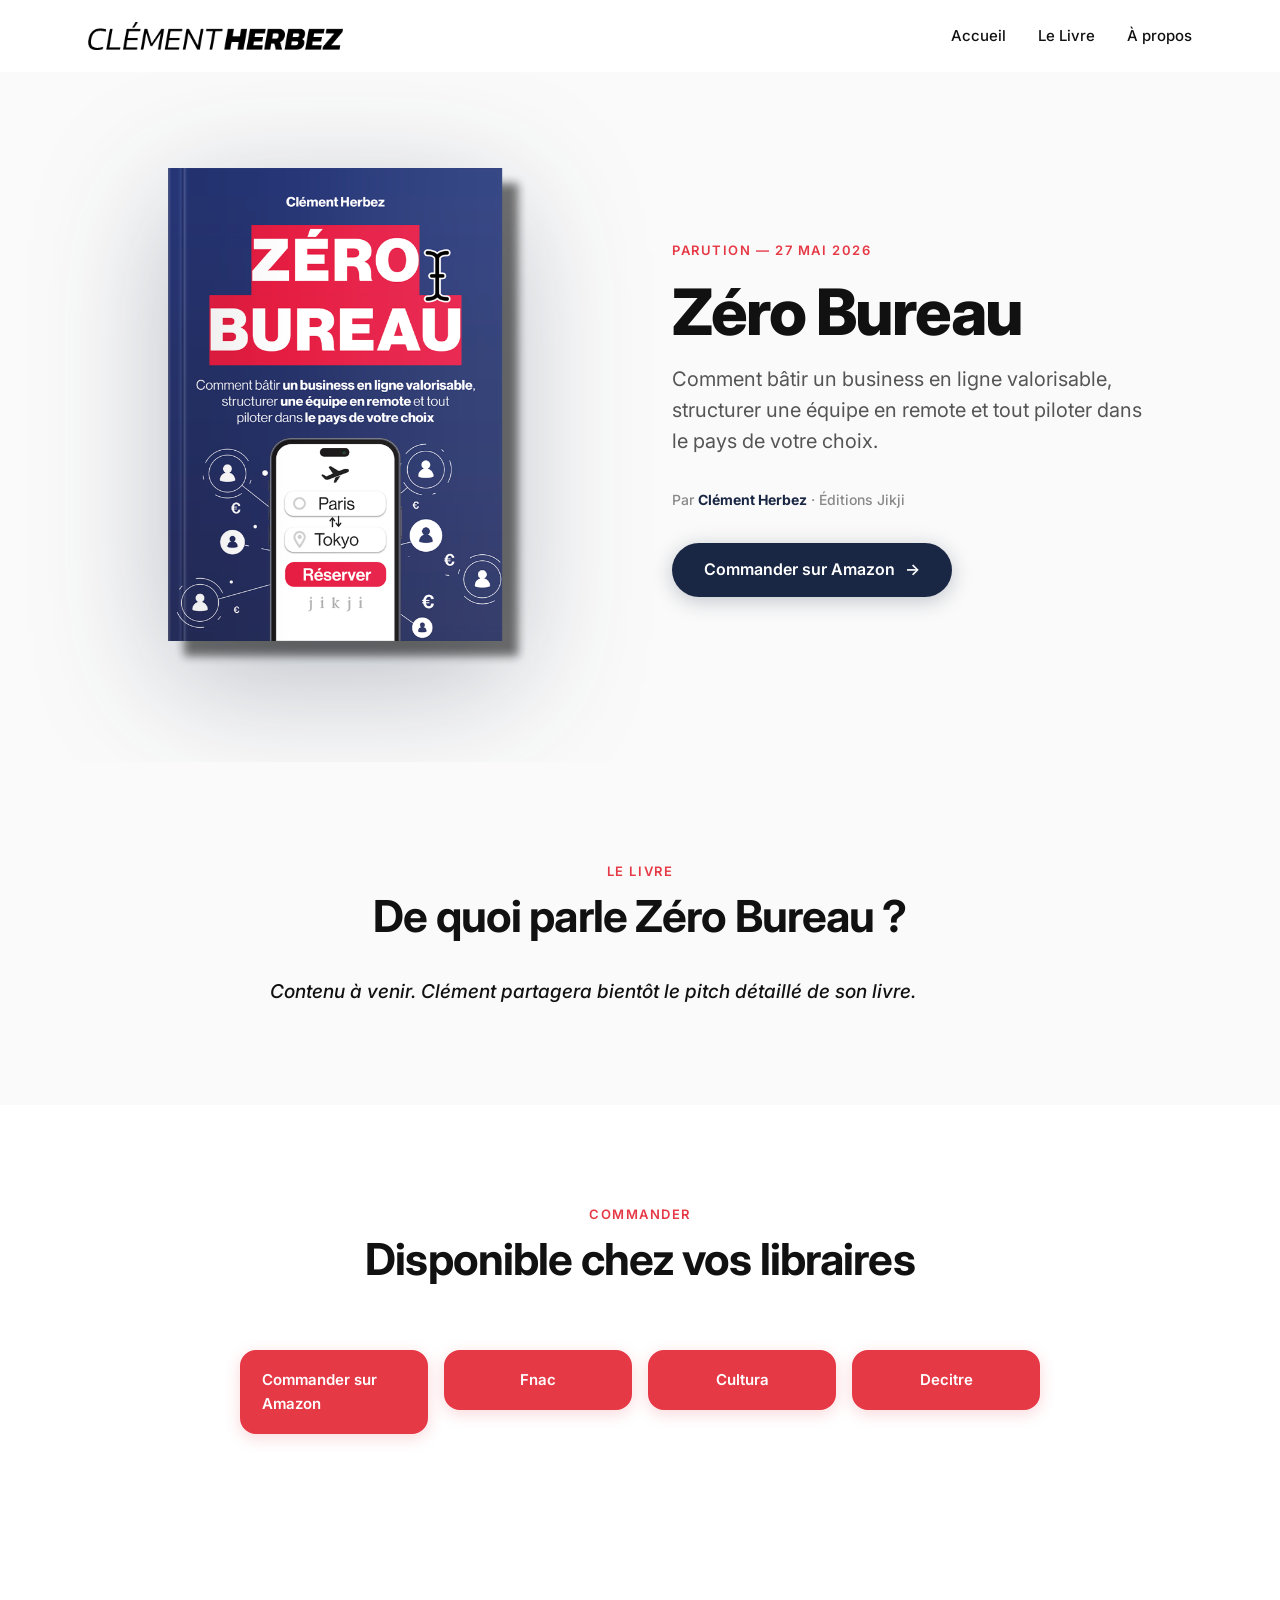
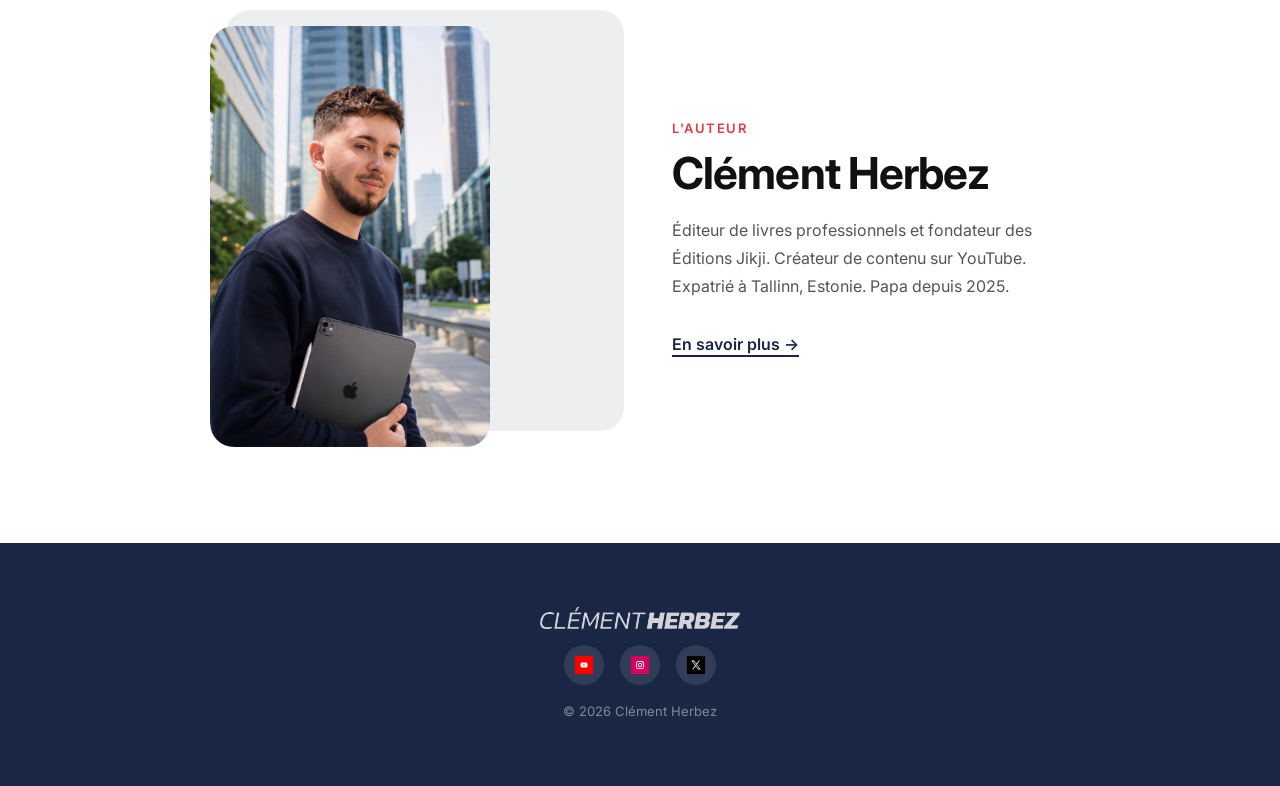
<file: livre.html>
<!DOCTYPE html>
<html lang="fr">
<head>
  <meta charset="UTF-8">
  <meta name="viewport" content="width=device-width, initial-scale=1.0">

  <title>Zéro Bureau — Clément Herbez | Commander le livre</title>
  <meta name="description" content="Zéro Bureau par Clément Herbez. Comment bâtir un business en ligne valorisable, structurer une équipe en remote et tout piloter dans le pays de votre choix. Disponible le 27 mai 2026.">
  <meta name="author" content="Clément Herbez">
  <meta name="robots" content="index, follow">
  <link rel="canonical" href="https://clementherbez.com/livre.html">

  <!-- Open Graph -->
  <meta property="og:type" content="book">
  <meta property="og:url" content="https://clementherbez.com/livre.html">
  <meta property="og:title" content="Zéro Bureau — Clément Herbez">
  <meta property="og:description" content="Comment bâtir un business en ligne valorisable, structurer une équipe en remote et tout piloter dans le pays de votre choix.">
  <meta property="og:image" content="https://clementherbez.com/assets/zero_bureau.png">
  <meta property="og:image:width" content="1204">
  <meta property="og:image:height" content="1666">
  <meta property="og:locale" content="fr_FR">
  <meta property="og:site_name" content="Clément Herbez">
  <meta property="og:book:author" content="Clément Herbez">
  <meta property="og:book:isbn" content="9789908844091">
  <meta property="og:book:release_date" content="2026-05-27">

  <!-- Twitter Card -->
  <meta name="twitter:card" content="summary_large_image">
  <meta name="twitter:site" content="@clementherbez">
  <meta name="twitter:creator" content="@clementherbez">
  <meta name="twitter:title" content="Zéro Bureau — Clément Herbez">
  <meta name="twitter:description" content="Comment bâtir un business en ligne valorisable, structurer une équipe en remote et tout piloter dans le pays de votre choix.">
  <meta name="twitter:image" content="https://clementherbez.com/assets/zero_bureau.png">

  <!-- Favicon -->
  <link rel="icon" type="image/png" href="assets/favicon.png">
  <link rel="apple-touch-icon" href="assets/favicon.png">

  <!-- Google Fonts -->
  <link rel="preconnect" href="https://fonts.googleapis.com">
  <link rel="preconnect" href="https://fonts.gstatic.com" crossorigin>
  <link href="https://fonts.googleapis.com/css2?family=Inter:wght@400;500;600;700;800&display=swap" rel="stylesheet">

  <link rel="stylesheet" href="styles.css">

  <!-- Schema.org JSON-LD : Book -->
  <script type="application/ld+json">
  {
    "@context": "https://schema.org",
    "@type": "Book",
    "name": "Zéro Bureau",
    "author": {
      "@type": "Person",
      "name": "Clément Herbez",
      "url": "https://clementherbez.com"
    },
    "publisher": {
      "@type": "Organization",
      "name": "Éditions Jikji",
      "url": "https://www.jikji-editions.com"
    },
    "datePublished": "2026-05-27",
    "inLanguage": "fr",
    "isbn": "9789908844091",
    "image": "https://clementherbez.com/assets/zero_bureau.png",
    "url": "https://clementherbez.com/livre.html",
    "description": "Comment bâtir un business en ligne valorisable, structurer une équipe en remote et tout piloter dans le pays de votre choix.",
    "offers": [
      {
        "@type": "Offer",
        "url": "https://www.amazon.fr/dp/9908844091/",
        "seller": { "@type": "Organization", "name": "Amazon" }
      },
      {
        "@type": "Offer",
        "url": "https://www.fnac.com/a23104607/Clement-Herbez-Zero-Bureau",
        "seller": { "@type": "Organization", "name": "Fnac" }
      },
      {
        "@type": "Offer",
        "url": "https://www.cultura.com/p-zero-bureau-9789908844091.html",
        "seller": { "@type": "Organization", "name": "Cultura" }
      },
      {
        "@type": "Offer",
        "url": "https://www.decitre.fr/livres/zero-bureau-9789908844091.html",
        "seller": { "@type": "Organization", "name": "Decitre" }
      }
    ]
  }
  </script>
</head>
<body>

  <!-- Navigation -->
  <header class="nav" role="banner">
    <div class="nav__inner">
      <a href="index.html" class="nav__logo" aria-label="Clément Herbez — Accueil">
        <img src="assets/logo-clement-herbez.png" alt="Clément Herbez" height="28" width="256">
      </a>
      <nav aria-label="Navigation principale">
        <ul class="nav__links">
          <li><a href="index.html">Accueil</a></li>
          <li><a href="livre.html">Le Livre</a></li>
          <li><a href="index.html#about">À propos</a></li>
        </ul>
      </nav>
      <button class="nav__hamburger" aria-label="Ouvrir le menu" aria-expanded="false">
        <span></span><span></span><span></span>
      </button>
    </div>
  </header>

  <main>

    <!-- Hero Livre -->
    <section class="hero section--large" aria-label="Zéro Bureau">
      <div class="container">
        <div class="hero__inner">
          <div class="hero__book reveal">
            <img
              class="hero__book-img"
              src="assets/zero_bureau.png"
              alt="Couverture du livre Zéro Bureau de Clément Herbez"
              width="1204"
              height="1666"
              loading="eager"
              fetchpriority="high"
            >
          </div>
          <div class="hero__content reveal">
            <span class="hero__label">Parution — 27 mai 2026</span>
            <h1 class="hero__title">Zéro Bureau</h1>
            <p class="hero__subtitle">Comment bâtir un business en ligne valorisable, structurer une équipe en remote et tout piloter dans le pays de votre choix.</p>
            <p class="hero__meta">Par <strong>Clément Herbez</strong> · Éditions Jikji</p>
            <a href="https://www.amazon.fr/dp/9908844091/" class="hero__cta" target="_blank" rel="noopener noreferrer">
              Commander sur Amazon <span class="hero__cta-arrow" aria-hidden="true">→</span>
            </a>
          </div>
        </div>
      </div>
    </section>

    <!-- Pitch -->
    <section class="pitch section" aria-label="À propos du livre">
      <div class="container">
        <div class="pitch__inner">
          <span class="section-label reveal">Le livre</span>
          <h2 class="reveal">De quoi parle Zéro Bureau ?</h2>
          <div class="pitch__body reveal">
            <p>Contenu à venir. Clément partagera bientôt le pitch détaillé de son livre.</p>
          </div>
        </div>
      </div>
    </section>

    <!-- Acheter le livre -->
    <section class="buy-section section" aria-label="Où acheter le livre">
      <div class="container">
        <div class="buy-section__header reveal">
          <span class="section-label">Commander</span>
          <h2>Disponible chez vos libraires</h2>
        </div>
        <ul class="buy-grid reveal-stagger" role="list">
          <li>
            <a href="https://www.amazon.fr/dp/9908844091/" class="buy-btn buy-btn--primary" target="_blank" rel="noopener noreferrer">
              Commander sur Amazon
            </a>
          </li>
          <li>
            <a href="https://www.fnac.com/a23104607/Clement-Herbez-Zero-Bureau" class="buy-btn" target="_blank" rel="noopener noreferrer">
              Fnac
            </a>
          </li>
          <li>
            <a href="https://www.cultura.com/p-zero-bureau-9789908844091.html" class="buy-btn" target="_blank" rel="noopener noreferrer">
              Cultura
            </a>
          </li>
          <li>
            <a href="https://www.decitre.fr/livres/zero-bureau-9789908844091.html" class="buy-btn" target="_blank" rel="noopener noreferrer">
              Decitre
            </a>
          </li>
        </ul>
      </div>
    </section>

    <!-- L'auteur -->
    <section class="about livre-author section" aria-label="L'auteur">
      <div class="container">
        <div class="about__inner">
          <div class="about__photo-wrap reveal">
            <img
              class="about__photo"
              src="assets/clement_herbez.jpg"
              alt="Clément Herbez"
              width="840"
              height="1264"
              loading="lazy"
            >
          </div>
          <div class="about__content reveal">
            <span class="section-label">L'auteur</span>
            <h2 class="about__title">Clément Herbez</h2>
            <div class="about__bio">
              <p>Éditeur de livres professionnels et fondateur des Éditions Jikji. Créateur de contenu sur YouTube. Expatrié à Tallinn, Estonie. Papa depuis 2025.</p>
            </div>
            <a href="index.html#about" class="about__link">En savoir plus →</a>
          </div>
        </div>
      </div>
    </section>

  </main>

  <!-- Footer -->
  <footer class="site-footer" role="contentinfo">
    <div class="container">
      <div class="site-footer__inner">
        <a href="index.html" class="site-footer__logo" aria-label="Clément Herbez — Accueil">
          <img src="assets/logo-clement-herbez.png" alt="Clément Herbez" height="22" width="200">
        </a>
        <ul class="site-footer__social" aria-label="Réseaux sociaux">
          <li><a href="https://www.youtube.com/@clementherbez" target="_blank" rel="noopener noreferrer" aria-label="YouTube"><img src="assets/logo-youtube.png" alt="" width="18" height="18"></a></li>
          <li><a href="https://www.instagram.com/clementherbez" target="_blank" rel="noopener noreferrer" aria-label="Instagram"><img src="assets/logo-instagram.png" alt="" width="18" height="18"></a></li>
          <li><a href="https://x.com/clementherbez" target="_blank" rel="noopener noreferrer" aria-label="X / Twitter"><img src="assets/logo-x.png" alt="" width="18" height="18"></a></li>
        </ul>
        <p class="site-footer__copy">&copy; 2026 Clément Herbez</p>
      </div>
    </div>
  </footer>

  <script src="script.js"></script>
</body>
</html>
</file>
<file: styles.css>
/* ===== Variables ===== */
:root {
  --color-bg: #fafafa;
  --color-surface: #ffffff;
  --color-border: #e8e8e8;
  --color-text: #111111;
  --color-text-secondary: #555555;
  --color-text-muted: #888888;
  --color-navy: #1a2744;
  --color-navy-light: #243460;
  --color-red: #e63946;

  --font-base: 'Inter', -apple-system, BlinkMacSystemFont, 'Segoe UI', sans-serif;

  --space-xs: 0.5rem;
  --space-sm: 1rem;
  --space-md: 2rem;
  --space-lg: 4rem;
  --space-xl: 6rem;
  --space-2xl: 8rem;

  --max-width: 1200px;
  --max-width-text: 680px;
  --container-pad: clamp(1.25rem, 5vw, 3rem);

  --radius-sm: 8px;
  --radius-md: 16px;
  --radius-lg: 24px;

  --transition-fast: 180ms ease;
  --transition-med: 300ms ease;

  --nav-height: 72px;
}

/* ===== Reset ===== */
*, *::before, *::after {
  margin: 0;
  padding: 0;
  box-sizing: border-box;
}

ul, ol { list-style: none; }
img { display: block; max-width: 100%; height: auto; }

/* ===== Base ===== */
html {
  font-size: 16px;
  -webkit-text-size-adjust: 100%;
  scroll-behavior: smooth;
}

body {
  font-family: var(--font-base);
  background-color: var(--color-bg);
  color: var(--color-text);
  line-height: 1.6;
  -webkit-font-smoothing: antialiased;
  -moz-osx-font-smoothing: grayscale;
}

/* ===== Typography ===== */
h1 {
  font-size: clamp(2.5rem, 5vw, 4rem);
  font-weight: 800;
  letter-spacing: -0.03em;
  line-height: 1.1;
}

h2 {
  font-size: clamp(1.75rem, 3.5vw, 2.75rem);
  font-weight: 700;
  letter-spacing: -0.02em;
  line-height: 1.2;
}

h3 {
  font-size: clamp(1.25rem, 2.5vw, 1.75rem);
  font-weight: 600;
}

/* ===== Layout ===== */
.container {
  max-width: var(--max-width);
  margin-inline: auto;
  padding-inline: var(--container-pad);
}

.section {
  padding-block: var(--space-xl);
}

.section--large {
  padding-block: var(--space-2xl);
}

.section-label {
  display: inline-block;
  font-size: 0.8125rem;
  font-weight: 600;
  letter-spacing: 0.12em;
  text-transform: uppercase;
  color: var(--color-red);
  margin-bottom: var(--space-xs);
}

/* ===== Navigation ===== */
.nav {
  position: fixed;
  top: 0;
  left: 0;
  right: 0;
  height: var(--nav-height);
  background: rgba(255, 255, 255, 0.92);
  backdrop-filter: blur(12px);
  -webkit-backdrop-filter: blur(12px);
  border-bottom: 1px solid transparent;
  z-index: 100;
  transition: border-color var(--transition-med), box-shadow var(--transition-med);
}

.nav.scrolled {
  border-bottom-color: var(--color-border);
  box-shadow: 0 1px 24px rgba(0, 0, 0, 0.06);
}

.nav__inner {
  display: flex;
  align-items: center;
  justify-content: space-between;
  height: 100%;
  max-width: var(--max-width);
  margin-inline: auto;
  padding-inline: var(--container-pad);
}

.nav__logo img {
  height: 24px;
  width: auto;
}

.nav__links {
  display: flex;
  align-items: center;
  gap: var(--space-md);
}

.nav__links a {
  font-size: 0.9375rem;
  font-weight: 500;
  color: var(--color-text);
  text-decoration: none;
  transition: color var(--transition-fast);
}

.nav__links a:hover,
.nav__links a.active {
  color: var(--color-navy);
}

.nav__hamburger {
  display: none;
  flex-direction: column;
  gap: 5px;
  cursor: pointer;
  padding: 4px;
  background: none;
  border: none;
}

.nav__hamburger span {
  display: block;
  width: 24px;
  height: 2px;
  background: var(--color-text);
  border-radius: 2px;
  transition: transform var(--transition-fast), opacity var(--transition-fast);
}

.nav__hamburger.is-open span:nth-child(1) {
  transform: translateY(7px) rotate(45deg);
}
.nav__hamburger.is-open span:nth-child(2) {
  opacity: 0;
}
.nav__hamburger.is-open span:nth-child(3) {
  transform: translateY(-7px) rotate(-45deg);
}

@media (max-width: 767px) {
  .nav__links {
    display: none;
    flex-direction: column;
    position: fixed;
    top: var(--nav-height);
    left: 0;
    right: 0;
    background: var(--color-surface);
    padding: 1.5rem var(--container-pad) 2rem;
    border-bottom: 1px solid var(--color-border);
    gap: 1.5rem;
    font-size: 1.125rem;
  }

  .nav__links.open {
    display: flex;
  }

  .nav__hamburger {
    display: flex;
  }
}

/* ===== Hero ===== */
.hero {
  padding-top: calc(var(--nav-height) + var(--space-xl));
  padding-bottom: var(--space-xl);
  overflow: hidden;
}

.hero__inner {
  display: grid;
  grid-template-columns: 1fr 1fr;
  gap: clamp(2rem, 5vw, 5rem);
  align-items: center;
}

.hero__label {
  display: inline-block;
  font-size: 0.8125rem;
  font-weight: 600;
  letter-spacing: 0.12em;
  text-transform: uppercase;
  color: var(--color-red);
  margin-bottom: var(--space-sm);
}

.hero__title {
  margin-bottom: var(--space-sm);
}

.hero__subtitle {
  font-size: clamp(1rem, 2vw, 1.25rem);
  color: var(--color-text-secondary);
  margin-bottom: var(--space-md);
  max-width: 480px;
  line-height: 1.55;
}

.hero__meta {
  font-size: 0.875rem;
  color: var(--color-text-muted);
  margin-bottom: var(--space-md);
  font-weight: 500;
}

.hero__meta strong {
  color: var(--color-navy);
}

.hero__cta {
  display: inline-flex;
  align-items: center;
  gap: 0.625rem;
  background: var(--color-navy);
  color: #ffffff;
  font-size: 1rem;
  font-weight: 600;
  padding: 0.875rem 2rem;
  border-radius: 999px;
  text-decoration: none;
  transition: background var(--transition-fast), transform var(--transition-fast), box-shadow var(--transition-fast);
  box-shadow: 0 4px 20px rgba(26, 39, 68, 0.25);
}

.hero__cta:hover {
  background: var(--color-navy-light);
  transform: translateY(-2px);
  box-shadow: 0 8px 28px rgba(26, 39, 68, 0.32);
}

.hero__cta-arrow {
  display: inline-block;
  transition: transform var(--transition-fast);
}

.hero__cta:hover .hero__cta-arrow {
  transform: translateX(3px);
}

.hero__book {
  display: flex;
  justify-content: center;
  align-items: center;
}

.hero__book-img {
  width: 100%;
  max-width: 360px;
  height: auto;
  filter: drop-shadow(0 32px 64px rgba(26, 39, 68, 0.28));
  transition: transform 600ms cubic-bezier(0.23, 1, 0.32, 1);
}

.hero__book-img:hover {
  transform: rotate(-2deg) scale(1.03);
}

@media (max-width: 767px) {
  .hero {
    padding-top: calc(var(--nav-height) + var(--space-lg));
  }

  .hero__inner {
    grid-template-columns: 1fr;
    text-align: center;
  }

  .hero__book {
    order: -1;
  }

  .hero__book-img {
    max-width: 220px;
  }

  .hero__subtitle {
    margin-inline: auto;
  }
}

/* ===== Hero Centered (livre page) ===== */
.hero--centered .hero__inner {
  display: flex;
  flex-direction: column;
  align-items: center;
  text-align: center;
  gap: clamp(2rem, 4vw, 3rem);
}

.hero--centered .hero__book {
  order: -1;
}

.hero--centered .hero__book-img {
  max-width: 100%;
  filter: drop-shadow(0 24px 56px rgba(26, 39, 68, 0.22));
  border-radius: var(--radius-md);
}

.hero--centered .hero__subtitle {
  margin-inline: auto;
}

.hero__buy {
  margin-top: var(--space-md);
  padding-top: var(--space-md);
  border-top: 1px solid var(--color-border);
}

.hero__buy-intro {
  font-size: clamp(1.125rem, 2vw, 1.375rem);
  font-weight: 700;
  color: var(--color-navy);
  margin-bottom: var(--space-sm);
}

/* ===== About / Qui suis-je ===== */
.about {
  background: var(--color-surface);
}

.about__inner {
  display: grid;
  grid-template-columns: 1fr 1fr;
  gap: clamp(2rem, 5vw, 5rem);
  align-items: center;
}

.about__photo-wrap {
  position: relative;
}

.about__photo {
  width: 100%;
  max-width: 440px;
  aspect-ratio: 840 / 1264;
  object-fit: cover;
  border-radius: var(--radius-lg);
}

.about__photo-wrap::before {
  content: '';
  position: absolute;
  inset: -16px -16px 16px 16px;
  background: var(--color-navy);
  border-radius: var(--radius-lg);
  z-index: -1;
  opacity: 0.08;
}

.about__title {
  margin-bottom: var(--space-sm);
}

.about__bio {
  color: var(--color-text-secondary);
  line-height: 1.75;
  margin-bottom: var(--space-md);
}

.about__bio p + p {
  margin-top: 0.875rem;
}

.about__link {
  color: var(--color-navy);
  font-weight: 600;
  text-decoration: none;
  border-bottom: 2px solid var(--color-navy);
  padding-bottom: 1px;
  transition: color var(--transition-fast), border-color var(--transition-fast);
}

.about__link:hover {
  color: var(--color-red);
  border-color: var(--color-red);
}

@media (max-width: 767px) {
  .about__inner {
    grid-template-columns: 1fr;
  }

  .about__photo {
    max-width: 280px;
    margin-inline: auto;
  }

  .about__photo-wrap::before {
    inset: -10px -10px 10px 10px;
  }
}

/* ===== Links Section (Retrouvez-moi) ===== */
.links-section {
  background: var(--color-bg);
}

.links-section__header {
  text-align: center;
  margin-bottom: var(--space-lg);
}

.links-grid {
  display: grid;
  grid-template-columns: repeat(2, 1fr);
  grid-auto-rows: 1fr;
  gap: 1rem;
  max-width: 900px;
  margin-inline: auto;
}

.link-card {
  display: flex;
  align-items: center;
  gap: 1rem;
  padding: 1.25rem 1.5rem;
  background: var(--color-surface);
  border: 1px solid var(--color-border);
  border-radius: var(--radius-md);
  text-decoration: none;
  color: var(--color-text);
  transition: border-color var(--transition-fast), box-shadow var(--transition-fast), transform var(--transition-fast);
}

.link-card:hover {
  border-color: var(--color-navy);
  box-shadow: 0 4px 20px rgba(26, 39, 68, 0.1);
  transform: translateY(-2px);
}

.link-card:focus-visible {
  outline: 2px solid var(--color-navy);
  outline-offset: 2px;
}

.link-card__icon {
  width: 44px;
  height: 44px;
  object-fit: contain;
  flex-shrink: 0;
  border-radius: 10px;
}

.link-card__text {
  flex: 1;
  min-width: 0;
}

.link-card__title {
  font-size: 0.9375rem;
  font-weight: 600;
  display: block;
}

.link-card__desc {
  font-size: 0.8125rem;
  color: var(--color-text-muted);
  margin-top: 2px;
  display: block;
}

.link-card__arrow {
  color: var(--color-text-muted);
  font-size: 1rem;
  margin-left: auto;
  flex-shrink: 0;
  transition: transform var(--transition-fast), color var(--transition-fast);
}

.link-card:hover .link-card__arrow {
  transform: translateX(3px);
  color: var(--color-navy);
}

@media (max-width: 767px) {
  .links-grid {
    grid-template-columns: 1fr;
  }
}

/* ===== Footer ===== */
.site-footer {
  background: var(--color-navy);
  color: rgba(255, 255, 255, 0.7);
  padding-block: var(--space-lg);
}

.site-footer__inner {
  display: flex;
  flex-direction: column;
  align-items: center;
  gap: var(--space-sm);
  text-align: center;
}

.site-footer__logo img {
  height: 22px;
  width: auto;
  filter: brightness(0) invert(1);
  opacity: 0.8;
}

.site-footer__social {
  display: flex;
  gap: 1rem;
}

.site-footer__social a {
  display: flex;
  align-items: center;
  justify-content: center;
  width: 40px;
  height: 40px;
  border-radius: 50%;
  background: rgba(255, 255, 255, 0.1);
  color: rgba(255, 255, 255, 0.8);
  transition: background var(--transition-fast), color var(--transition-fast);
}

.site-footer__social a:hover {
  background: rgba(255, 255, 255, 0.2);
  color: #ffffff;
}

.site-footer__social svg {
  width: 18px;
  height: 18px;
  fill: currentColor;
}

.site-footer__copy {
  font-size: 0.8125rem;
  color: rgba(255, 255, 255, 0.45);
}

/* ===== Buy Buttons (livre page) ===== */
.buy-section {
  background: var(--color-surface);
}

.buy-section__header {
  text-align: center;
  margin-bottom: var(--space-lg);
}

.buy-grid {
  display: grid;
  grid-template-columns: repeat(4, 1fr);
  gap: 1rem;
  max-width: 800px;
  margin-inline: auto;
}

.buy-btn {
  display: flex;
  align-items: center;
  justify-content: center;
  padding: 1rem 1.25rem;
  background: var(--color-red);
  border: 2px solid var(--color-red);
  border-radius: var(--radius-md);
  text-decoration: none;
  color: #ffffff;
  font-weight: 600;
  font-size: 0.9375rem;
  box-shadow: 0 4px 16px rgba(230, 57, 70, 0.2);
  transition: background var(--transition-fast), border-color var(--transition-fast), transform var(--transition-fast), box-shadow var(--transition-fast);
}

.buy-btn:hover {
  background: #cf2f3f;
  border-color: #cf2f3f;
  transform: translateY(-2px);
  box-shadow: 0 8px 28px rgba(230, 57, 70, 0.35);
}

.buy-grid--hero {
  margin-top: var(--space-md);
  max-width: none;
}

@media (max-width: 767px) {
  .buy-grid {
    grid-template-columns: repeat(2, 1fr);
  }
}

/* ===== Pitch Section (livre page) ===== */
.pitch {
  background: var(--color-bg);
}

.pitch__inner {
  max-width: 740px;
  margin-inline: auto;
  text-align: center;
}

.pitch__inner h2 {
  margin-bottom: var(--space-md);
}

.pitch__body {
  color: var(--color-text-secondary);
  font-size: 1.0625rem;
  line-height: 1.8;
  text-align: left;
}

.pitch__body p + p {
  margin-top: 1.125rem;
}

.pitch__body p:first-child {
  font-size: 1.1875rem;
  color: var(--color-text);
  font-weight: 500;
  font-style: italic;
}

/* ===== Livre Author Section ===== */
.livre-author .about__inner {
  max-width: 860px;
  margin-inline: auto;
}

.livre-author .about__photo {
  max-width: 280px;
}

/* ===== About Page Hero ===== */
.about-hero {
  padding-top: calc(var(--nav-height) + var(--space-xl));
  padding-bottom: var(--space-lg);
  text-align: center;
}

.about-hero__subtitle {
  color: var(--color-text-secondary);
  font-size: clamp(1rem, 2vw, 1.25rem);
  line-height: 1.55;
  max-width: 560px;
  margin-inline: auto;
  margin-top: var(--space-sm);
}

/* ===== About Page — Jikji Section ===== */
.jikji-section {
  background: var(--color-bg);
}

.jikji-section__inner {
  display: grid;
  grid-template-columns: auto 1fr;
  gap: clamp(1.5rem, 3vw, 3rem);
  align-items: start;
  max-width: 860px;
  margin-inline: auto;
}

.jikji-section__logo {
  width: 80px;
  height: 80px;
  object-fit: contain;
  border-radius: var(--radius-sm);
}

.jikji-section__title {
  margin-bottom: var(--space-xs);
}

.jikji-section__body {
  color: var(--color-text-secondary);
  line-height: 1.75;
}

.jikji-section__body p + p {
  margin-top: 0.875rem;
}

@media (max-width: 767px) {
  .jikji-section__inner {
    grid-template-columns: 1fr;
    text-align: center;
  }

  .jikji-section__logo {
    margin-inline: auto;
  }
}

/* ===== About Page — Book Section ===== */
.book-section {
  background: var(--color-surface);
}

.book-section__inner {
  display: grid;
  grid-template-columns: auto 1fr;
  gap: clamp(2rem, 4vw, 4rem);
  align-items: center;
  max-width: 860px;
  margin-inline: auto;
}

.book-section__cover {
  width: 320px;
  height: auto;
  filter: drop-shadow(0 16px 40px rgba(26, 39, 68, 0.22));
}

.book-section__title {
  margin-bottom: var(--space-xs);
}

.book-section__body {
  color: var(--color-text-secondary);
  line-height: 1.75;
  margin-bottom: var(--space-md);
}

.book-section__body p + p {
  margin-top: 0.875rem;
}

@media (max-width: 767px) {
  .book-section__inner {
    grid-template-columns: 1fr;
    text-align: center;
  }

  .book-section__cover {
    margin-inline: auto;
    width: 240px;
  }
}

/* ===== 404 Error Page ===== */
.error-page {
  display: flex;
  align-items: center;
  justify-content: center;
  min-height: 70vh;
}

.error-page__inner {
  text-align: center;
  max-width: 560px;
  margin-inline: auto;
}

.error-page__code {
  display: block;
  font-size: clamp(7rem, 18vw, 12rem);
  font-weight: 800;
  line-height: 1;
  margin-bottom: var(--space-sm);
  background: linear-gradient(135deg, var(--color-red) 0%, var(--color-navy) 100%);
  -webkit-background-clip: text;
  -webkit-text-fill-color: transparent;
  background-clip: text;
}

.error-page__title {
  font-size: clamp(1.5rem, 3vw, 2.25rem);
  margin-bottom: var(--space-sm);
}

.error-page__text {
  color: var(--color-text-secondary);
  font-size: 1.0625rem;
  line-height: 1.7;
  margin-bottom: var(--space-lg);
}

.error-page__links {
  display: flex;
  gap: var(--space-sm);
  justify-content: center;
  flex-wrap: wrap;
}

.hero__cta--outline {
  background: transparent;
  color: var(--color-navy);
  border: 2px solid var(--color-navy);
}

.hero__cta--outline:hover {
  background: var(--color-navy);
  color: #ffffff;
}

/* ===== Scroll Reveal Animations ===== */
.reveal {
  opacity: 0;
  transform: translateY(28px);
  transition: opacity 0.6s ease, transform 0.6s ease;
}

.reveal.is-visible {
  opacity: 1;
  transform: translateY(0);
}

.reveal-stagger > * {
  opacity: 0;
  transform: translateY(20px);
  transition: opacity 0.5s ease, transform 0.5s ease;
}

.reveal-stagger.is-visible > *:nth-child(1) { transition-delay: 0ms; }
.reveal-stagger.is-visible > *:nth-child(2) { transition-delay: 80ms; }
.reveal-stagger.is-visible > *:nth-child(3) { transition-delay: 160ms; }
.reveal-stagger.is-visible > *:nth-child(4) { transition-delay: 240ms; }
.reveal-stagger.is-visible > *:nth-child(5) { transition-delay: 320ms; }

.reveal-stagger.is-visible > * {
  opacity: 1;
  transform: translateY(0);
}

@media (prefers-reduced-motion: reduce) {
  .reveal,
  .reveal-stagger > * {
    opacity: 1;
    transform: none;
    transition: none;
  }
}

/* ===== Responsive — Tablet+ ===== */
@media (min-width: 768px) {
  .nav__logo img {
    height: 28px;
  }
}
</file>
